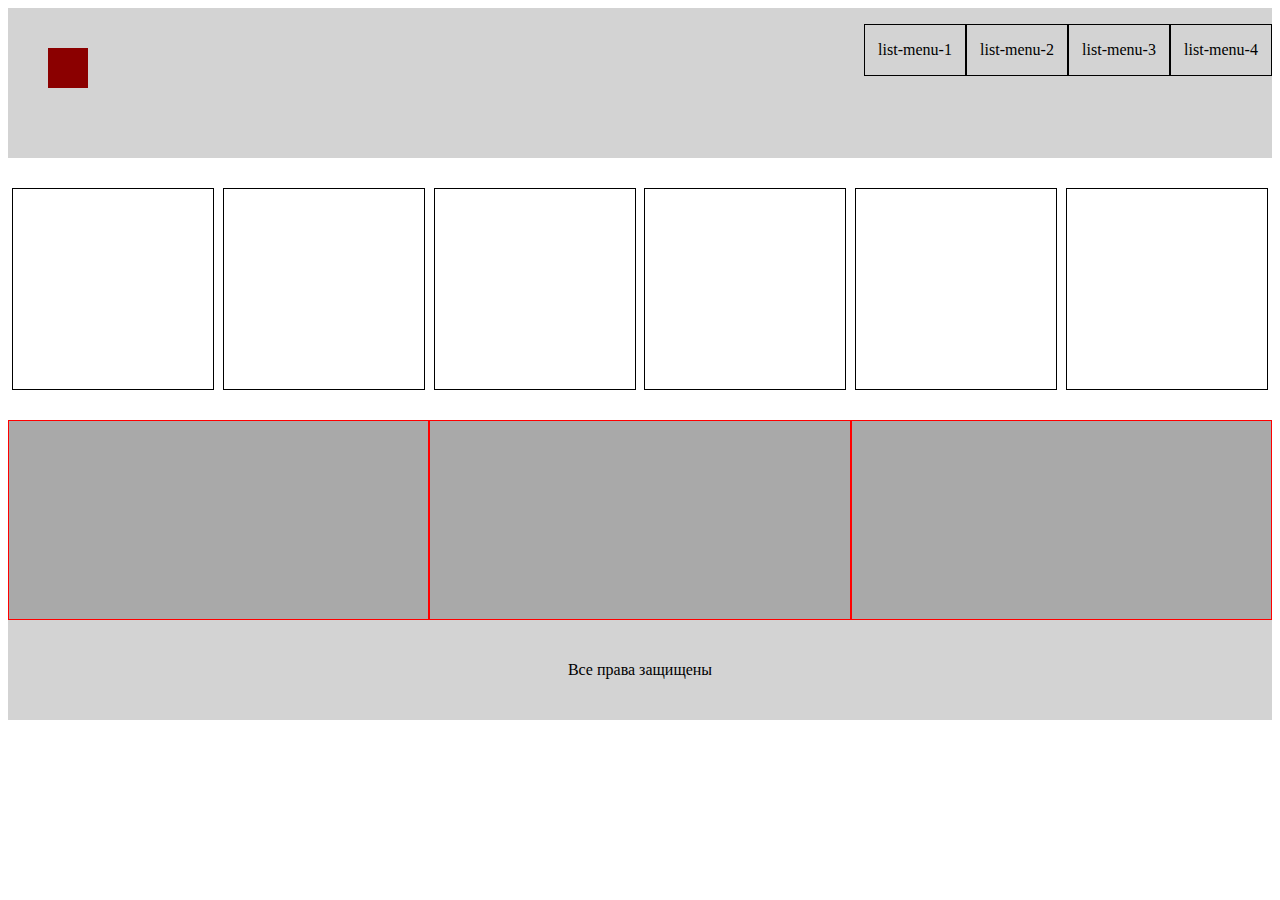
<file: 1/html/index.html>
<!DOCTYPE html>
<html lang="ru">

<head>
    <meta charset="UTF-8">
    <link rel="stylesheet" href="style.css">
    <title>Lesson-1</title>
</head>

<body>
    <div class="header">
        <div class="logo"></div>
        <ul class="menu">
            <li>list-menu-1</li>
            <li>list-menu-2</li>
            <li>list-menu-3</li>
            <li>list-menu-4</li>
        </ul>
    </div>
    <div class="content">
        <div class="item"></div>
        <div class="item"></div>
        <div class="item"></div>
        <div class="item"></div>
        <div class="item"></div>
        <div class="item"></div>
    </div>
    <div class="news">
        <div class="block"></div>
        <div class="block"></div>
        <div class="block"></div>
    </div>
    <div class="footer"> Все права защищены </div>
</body>

</html>
</file>
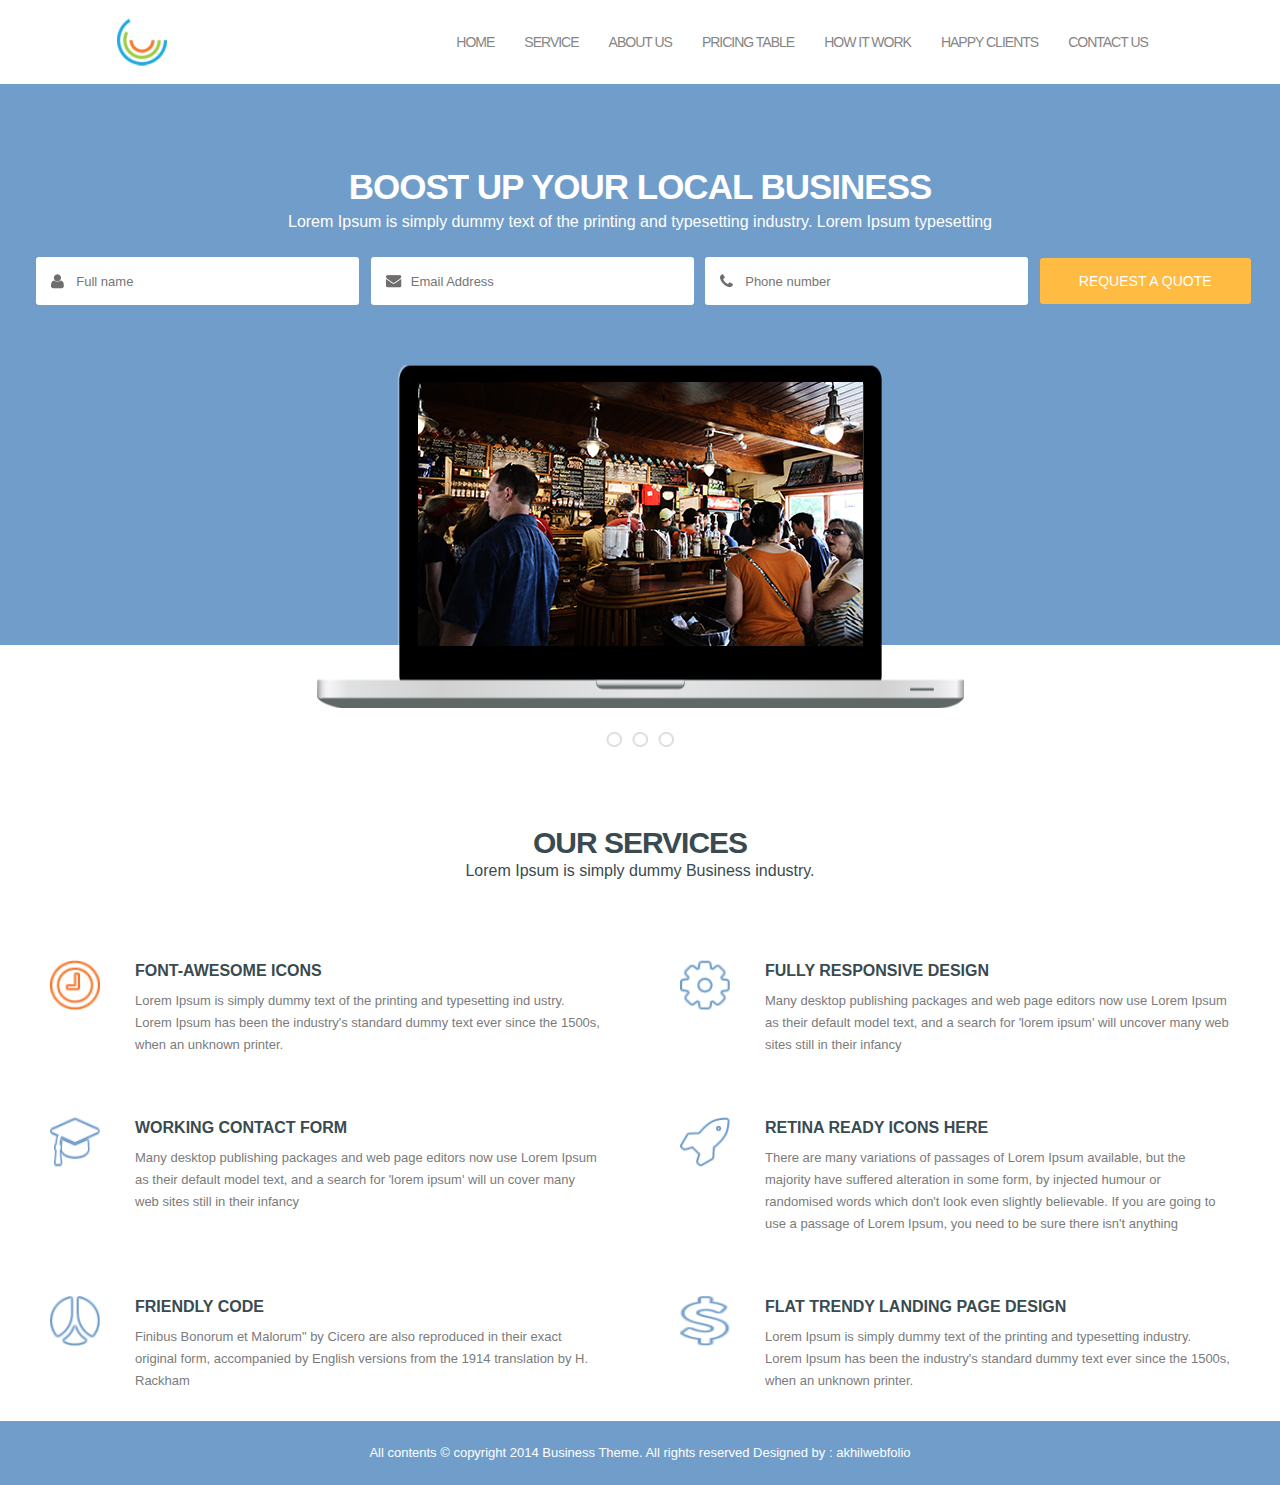
<file: 3/Template2_EK_03/index.html>
<!DOCTYPE html>
<html lang="en">

<head>
    <meta charset="UTF-8">
    <meta name="viewport" content="width=device-width, initial-scale=1.0">
    <meta http-equiv="X-UA-Compatible" content="ie=edge">
    <title>Document</title>
    <link rel="stylesheet" href="css/style.css">
</head>

<body>
    <header>
        <div class="logo"></div>
        <nav>
            <ul class="menu">
                <li><a href="#">Home</a></li>
                <li><a href="#">Service</a></li>
                <li><a href="#">About us</a></li>
                <li><a href="#">Pricing table</a></li>
                <li><a href="#">How it work</a></li>
                <li><a href="#">Happy clients</a></li>
                <li><a href="#">Contact us</a></li>
            </ul>
        </nav>
    </header>
    <section class="boost">
        <h1>Boost up your Local business</h1>
        <p>Lorem Ipsum is simply dummy text of the printing and typesetting industry. Lorem Ipsum typesetting</p>
        <div class="contacts">
            <form action="#">
                <input type="text" name="name" placeholder="Full name" required>
                <input type="email" name="email" placeholder="Email Address" required>
                <input type="tel" pattern="[0-9]+" name="phone" placeholder="Phone number">
                <input type="submit" value="Request a quote">
            </form>
        </div>
    </section>
    <div class="promo">
        <div class="pub"></div>
    </div>
    <div class="wheels">
        <div class="wheel"></div>
        <div class="wheel"></div>
        <div class="wheel"></div>
    </div>
    <section class="services">
        <h2>Our Services</h2>
        <p>Lorem Ipsum is simply dummy Business industry.</p>
        <article class="items">
            <figure>
                <p><img src="img/clock.png" alt="clock"></p>
                <figcaption>
                    <h3>Font-Awesome Icons</h3>
                    <p>Lorem Ipsum is simply dummy text of the printing and typesetting ind
                        ustry. Lorem Ipsum has been the industry's standard dummy text ever
                        since the 1500s, when an unknown printer.</p>
                </figcaption>
            </figure>
            <figure>
                <p><img src="img/shester.png" alt="shester"></p>
                <figcaption>
                    <h3>Fully Responsive Design</h3>
                    <p>Many desktop publishing packages and web page editors now use Lorem Ipsum as their default model
                        text, and a search for 'lorem ipsum' will uncover many web sites still in their infancy</p>
                </figcaption>
            </figure>
            <figure>
                <p><img src="img/capy.png" alt="capy"></p>
                <figcaption>
                    <h3>Working Contact form</h3>
                    <p>Many desktop publishing packages and web page editors now use Lorem Ipsum as their default model
                        text, and a search for 'lorem ipsum' will un
                        cover many web sites still in their infancy</p>
                </figcaption>
            </figure>
            <figure>
                <p><img src="img/rocket.png" alt="rocket"></p>
                <figcaption>
                    <h3>Retina Ready icons here</h3>
                    <p>There are many variations of passages of Lorem Ipsum available, but the majority have suffered
                        alteration in some form, by injected humour
                        or randomised words which don't look even slightly believable.
                        If you are going to use a passage of Lorem Ipsum, you need to be sure there isn't anything</p>
                </figcaption>
            </figure>
            <figure>
                <p><img src="img/mind.png" alt="mind"></p>
                <figcaption>
                    <h3>Friendly Code</h3>
                    <p>Finibus Bonorum et Malorum" by Cicero are also reproduced in their
                        exact original form, accompanied by English versions from the 1914 translation by H. Rackham</p>
                </figcaption>
            </figure>
            <figure>
                <p><img src="img/dollar.png" alt="dollar"></p>
                <figcaption>
                    <h3>Flat trendy landing page Design</h3>
                    <p>Lorem Ipsum is simply dummy text of the printing and typesetting industry. Lorem Ipsum has been
                        the industry's standard dummy text ever since
                        the 1500s, when an unknown printer.</p>
                </figcaption>
            </figure>
        </article>
    </section>
    <footer>All contents © copyright 2014 Business Theme. All rights reserved Designed by : akhilwebfolio</footer>
</body>

</html>
</file>
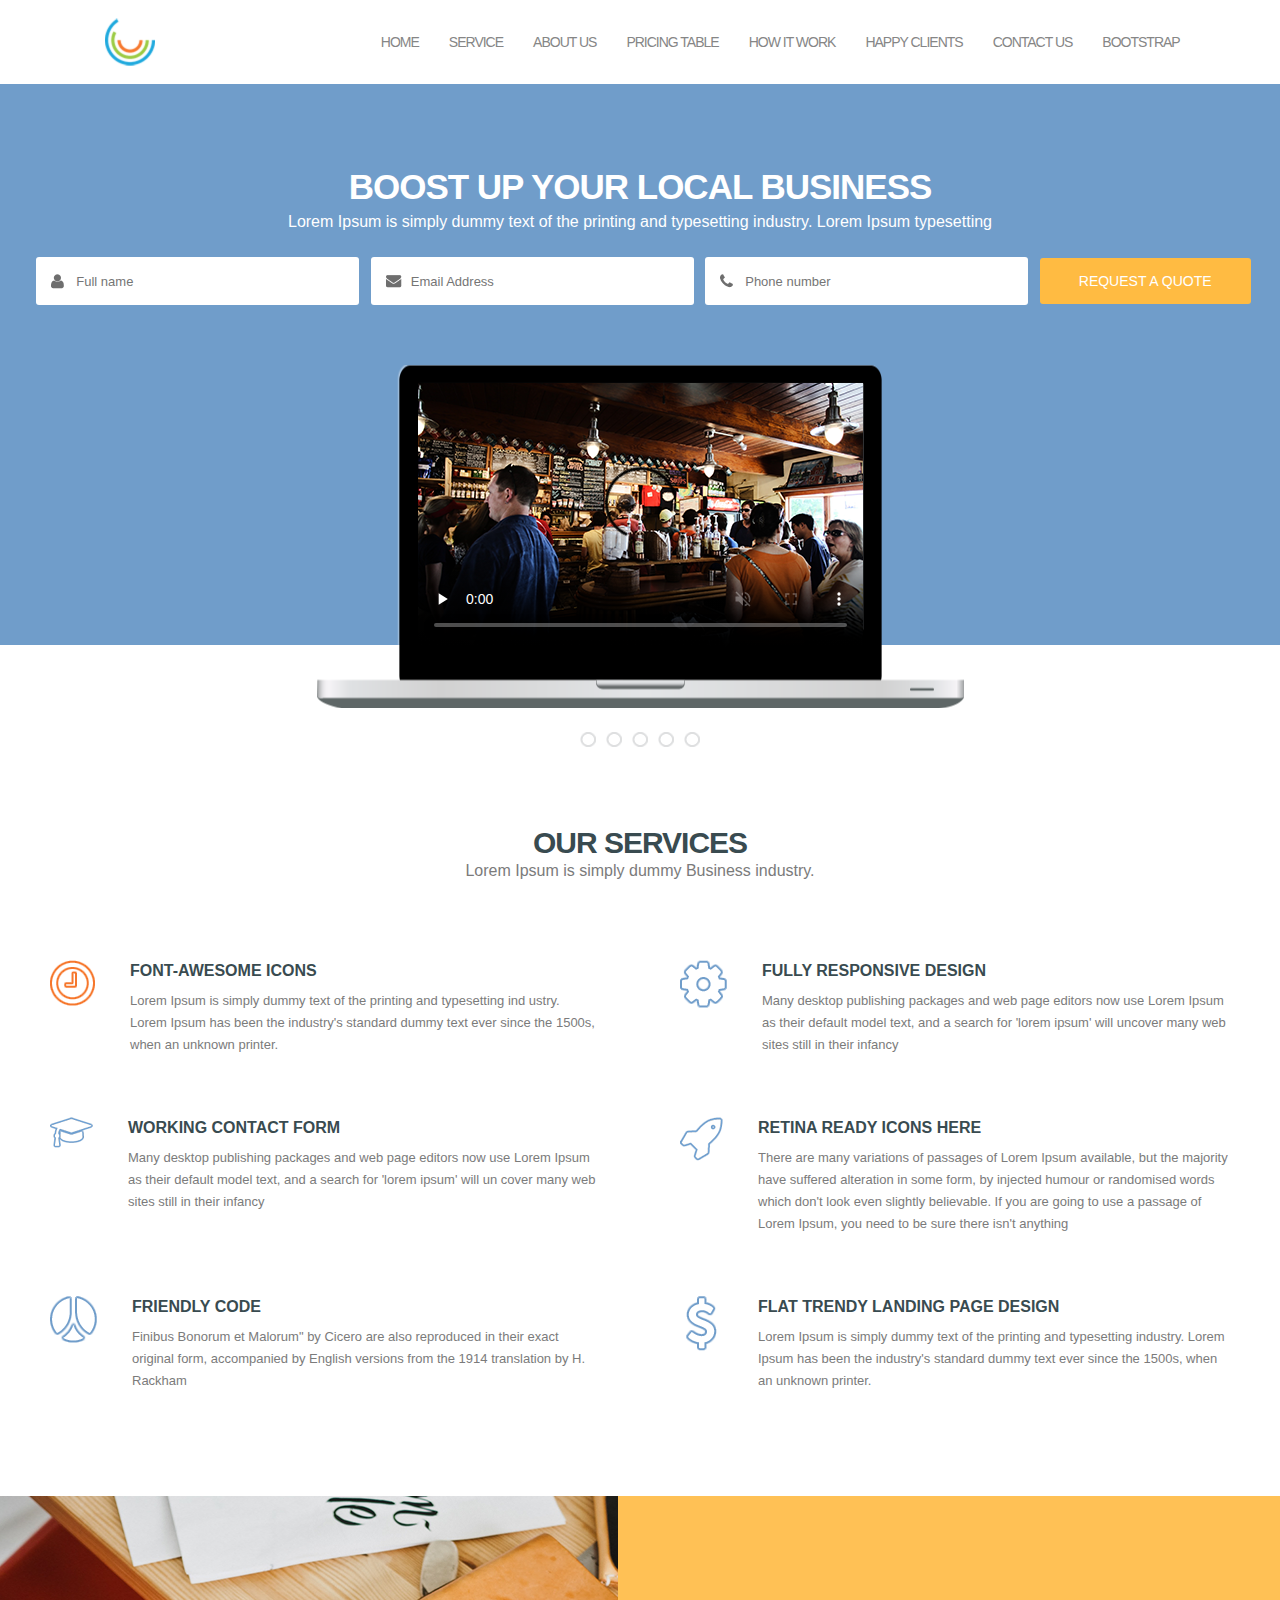
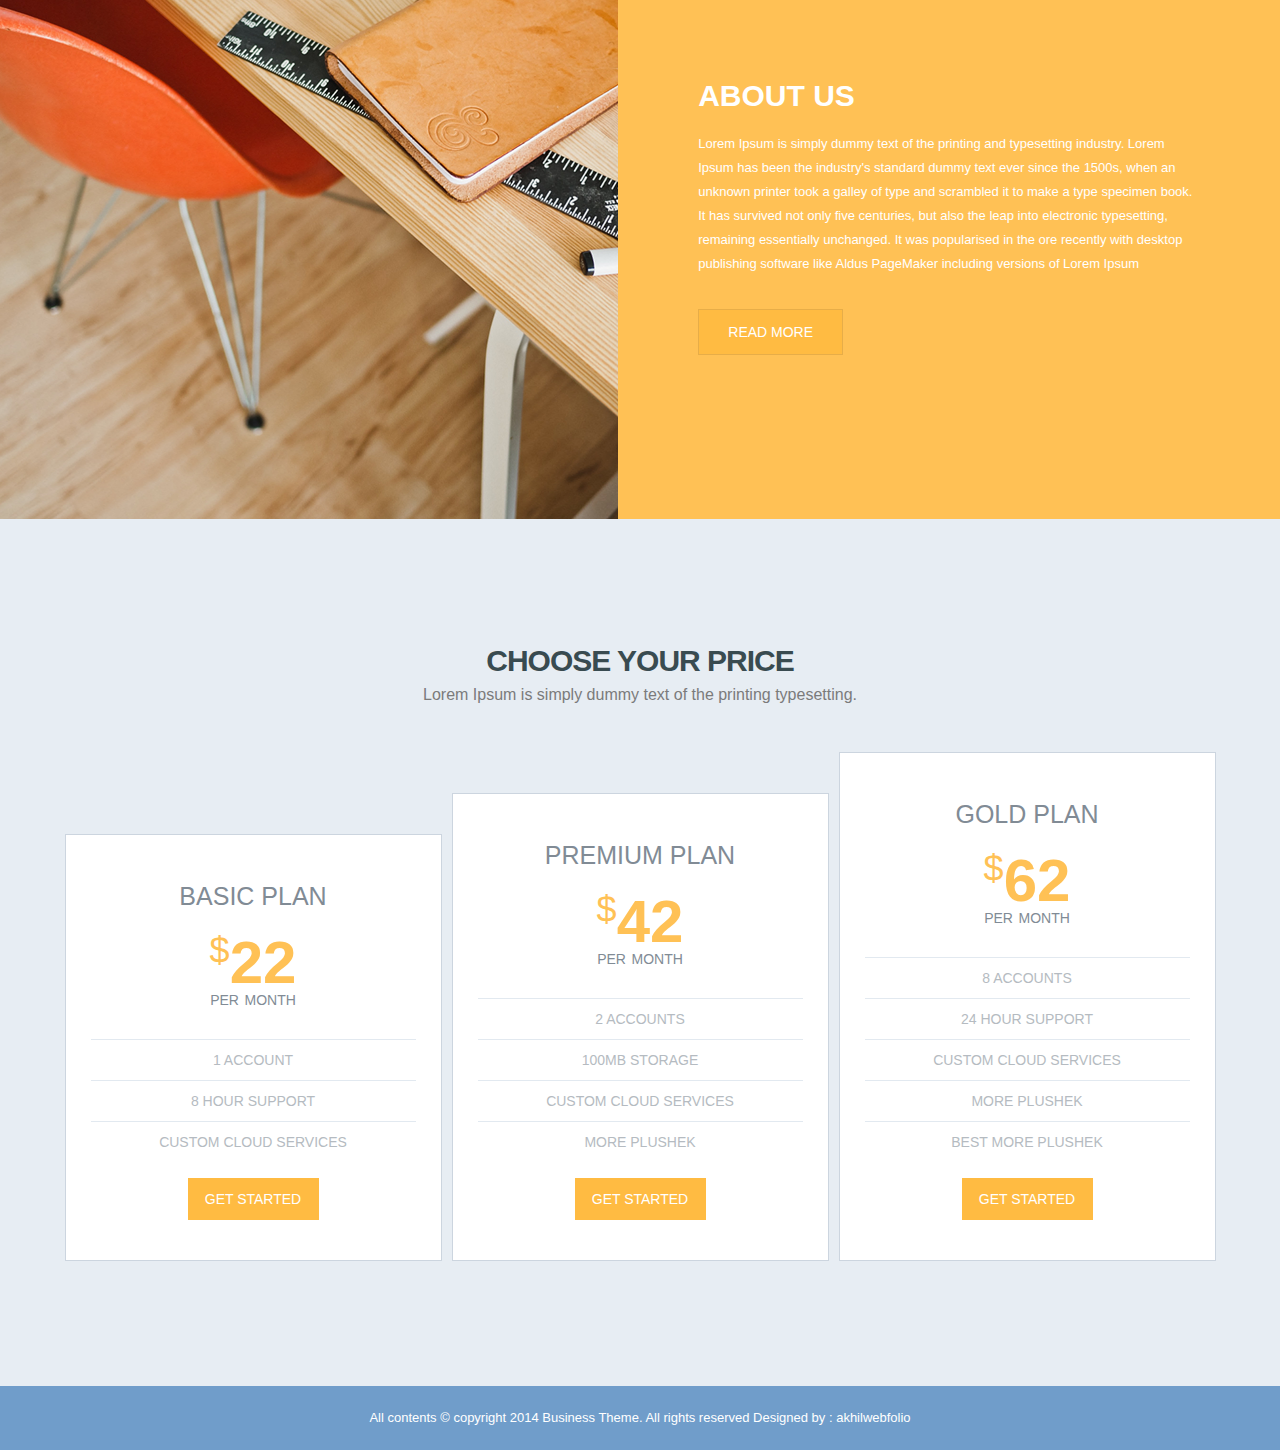
<file: 4/Template2_EK_04/index.html>
<!DOCTYPE html>
<html lang="en">

<head>
    <meta charset="UTF-8">
    <meta name="viewport" content="width=device-width, initial-scale=1.0">
    <meta http-equiv="X-UA-Compatible" content="ie=edge">
    <title>Document</title>
    <link rel="stylesheet" href="css/style.css">
</head>

<body>
    <header>
        <!-- <div class="logo"></div> -->
        <a class="logo" href="#"></a>
        <nav>
            <ul class="menu">
                <li><a href="#">Home</a></li>
                <li><a href="#">Service</a></li>
                <li><a href="#">About us</a></li>
                <li><a href="#">Pricing table</a></li>
                <li><a href="#">How it work</a></li>
                <li><a href="#">Happy clients</a></li>
                <li><a href="#">Contact us</a></li>
                <li><a href="index-b.html">Bootstrap</a></li>
            </ul>
        </nav>
    </header>
    <section class="boost">
        <h1>Boost up your Local business</h1>
        <p>Lorem Ipsum is simply dummy text of the printing and typesetting industry. Lorem Ipsum typesetting</p>
        <div class="contacts">
            <form action="#">
                <input type="text" name="name" placeholder="Full name" required>
                <input type="email" name="email" placeholder="Email Address" required>
                <input type="tel" pattern="[0-9]+" name="phone" placeholder="Phone number">
                <input type="submit" value="Request a quote">
            </form>
        </div>
    </section>
    <div class="promo">
        <div class="pub">
            <video controls poster="img/pub.png" preload="none" muted>
                <source src="http://www.html5videoplayer.net/videos/toystory.mp4" type=video/mp4> <!-- <source
                    src="media/video.mp4" type=video/mp4> -->
                <!-- <source src="media/video.ogg" type=video/ogg> -->
                <!-- <source src="media/video.webm" type=video/webm> -->
                Video is not supported!    
            </video>
        </div>
    </div>
    <div class="wheels">
        <div class="wheel"></div>
        <div class="wheel"></div>
        <div class="wheel"></div>
        <div class="wheel"></div>
        <div class="wheel"></div>
    </div>
    <section class="services">
        <h2>Our Services</h2>
        <p>Lorem Ipsum is simply dummy Business industry.</p>
        <article class="items">
            <figure>
                <p><img src="img/clock.png" alt="clock"></p>
                <figcaption>
                    <h3>Font-Awesome Icons</h3>
                    <p>Lorem Ipsum is simply dummy text of the printing and typesetting ind
                        ustry. Lorem Ipsum has been the industry's standard dummy text ever
                        since the 1500s, when an unknown printer.</p>
                </figcaption>
            </figure>
            <figure>
                <p><img src="img/shester.png" alt="shester"></p>
                <figcaption>
                    <h3>Fully Responsive Design</h3>
                    <p>Many desktop publishing packages and web page editors now use Lorem Ipsum as their default model
                        text, and a search for 'lorem ipsum' will uncover many web sites still in their infancy</p>
                </figcaption>
            </figure>
            <figure>
                <p><img src="img/capy.png" alt="capy"></p>
                <figcaption>
                    <h3>Working Contact form</h3>
                    <p>Many desktop publishing packages and web page editors now use Lorem Ipsum as their default model
                        text, and a search for 'lorem ipsum' will un
                        cover many web sites still in their infancy</p>
                </figcaption>
            </figure>
            <figure>
                <p><img src="img/rocket.png" alt="rocket"></p>
                <figcaption>
                    <h3>Retina Ready icons here</h3>
                    <p>There are many variations of passages of Lorem Ipsum available, but the majority have suffered
                        alteration in some form, by injected humour
                        or randomised words which don't look even slightly believable.
                        If you are going to use a passage of Lorem Ipsum, you need to be sure there isn't anything</p>
                </figcaption>
            </figure>
            <figure>
                <p><img src="img/mind.png" alt="mind"></p>
                <figcaption>
                    <h3>Friendly Code</h3>
                    <p>Finibus Bonorum et Malorum" by Cicero are also reproduced in their
                        exact original form, accompanied by English versions from the 1914 translation by H. Rackham</p>
                </figcaption>
            </figure>
            <figure>
                <p><img src="img/dollar.png" alt="dollar"></p>
                <figcaption>
                    <h3>Flat trendy landing page Design</h3>
                    <p>Lorem Ipsum is simply dummy text of the printing and typesetting industry. Lorem Ipsum has been
                        the industry's standard dummy text ever since
                        the 1500s, when an unknown printer.</p>
                </figcaption>
            </figure>
        </article>
    </section>
    <section class="about">
        <div class="img"></div>
        <div class="text">
            <h2>About Us</h2>
            <p>Lorem Ipsum is simply dummy text of the printing and typesetting industry. Lorem Ipsum has been the
                industry's standard dummy text ever since the 1500s, when an unknown printer took a galley of type and
                scrambled it to make a type specimen book. It has survived not only five centuries, but also the leap
                into electronic typesetting, remaining essentially unchanged. It was popularised in the ore recently
                with desktop publishing software like Aldus PageMaker including versions of Lorem Ipsum</p>
            <input value="Read more" type="button" />
        </div>
    </section>
    <section class="price">
        <h2>Choose your price</h2>
        <p>Lorem Ipsum is simply dummy text of the printing typesetting.</p>
        <div class="items">
            <article class="item">
                <h3>Basic plan</h3>
                <span class="dollar">$</span><span>22</span>
                <p>per month</p>
                <ul>
                    <li>1 Account</li>
                    <li>8 hour support</li>
                    <li>Custom Cloud Services</li>
                </ul>
                <input value="Get Started" type="button" />
            </article>
            <article class="item">
                <h3>Premium plan</h3>
                <span class="dollar">$</span><span>42</span>
                <p>per month</p>
                <ul>
                    <li>2 Accounts</li>
                    <li>100MB Storage</li>
                    <li>Custom Cloud Services</li>
                    <li>More plushek</li>
                </ul>
                <input value="Get Started" type="button" />
            </article>
            <article class="item">
                <h3>Gold plan</h3>
                <span class="dollar">$</span><span>62</span>
                <p>per month</p>
                <ul>
                    <li>8 Accounts</li>
                    <li>24 hour support</li>
                    <li>Custom Cloud Services</li>
                    <li>More plushek</li>
                    <li>Best more plushek</li>
                </ul>
                <input value="Get Started" type="button" />
            </article>
        </div>
    </section>
    <footer>All contents © copyright 2014 Business Theme. All rights reserved Designed by : akhilwebfolio</footer>
</body>

</html>
</file>
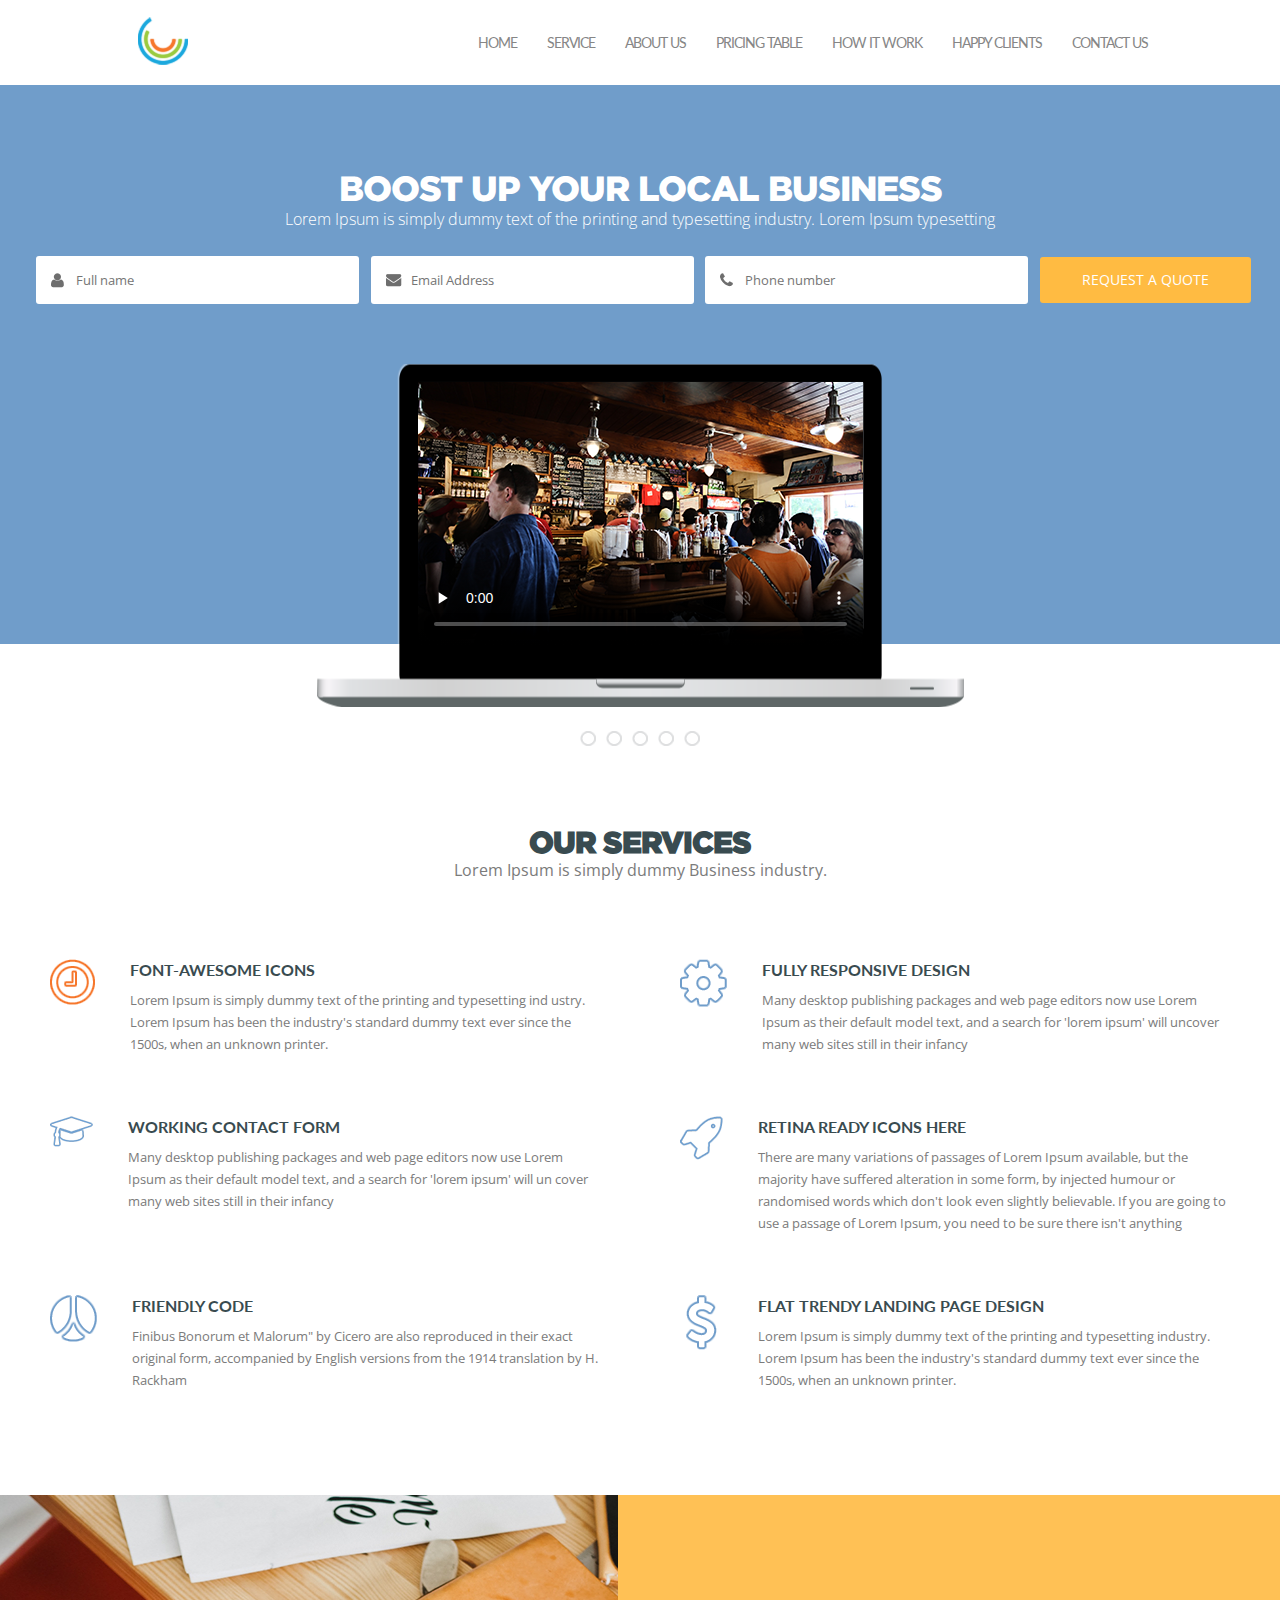
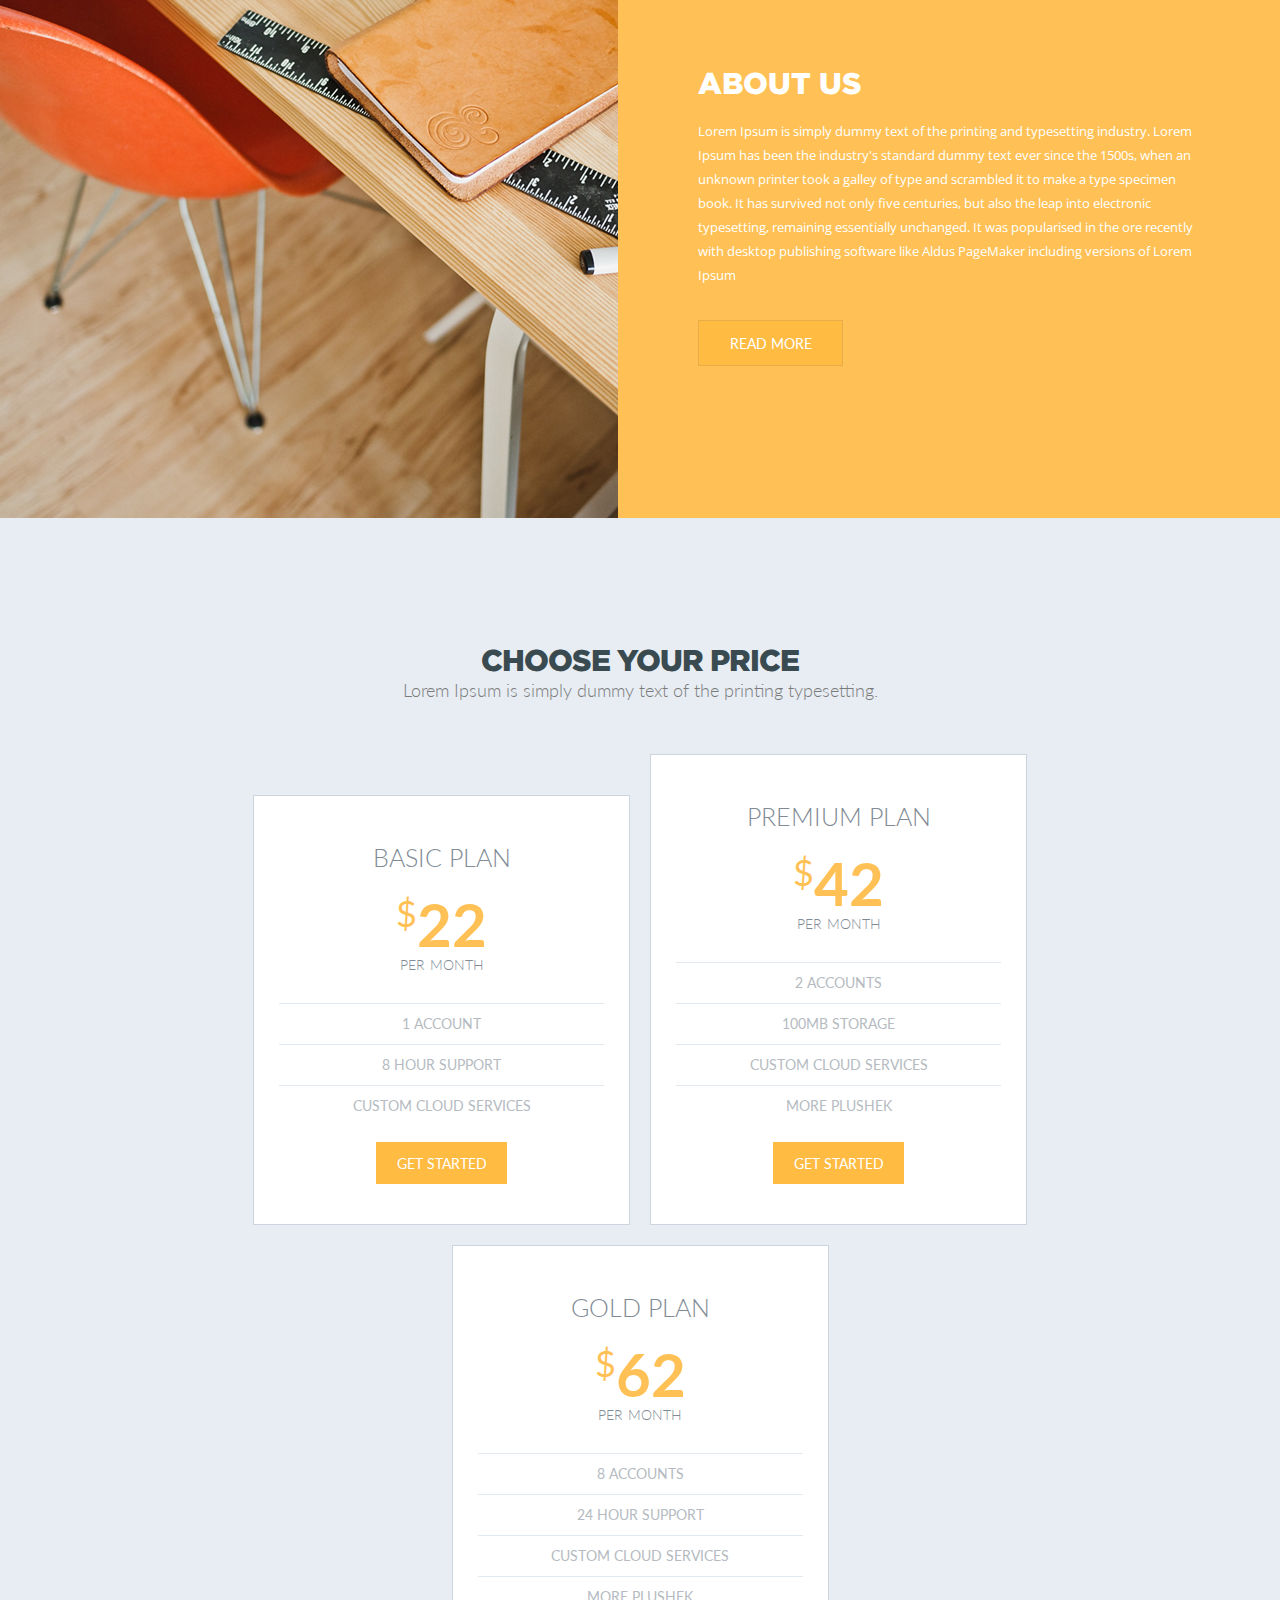
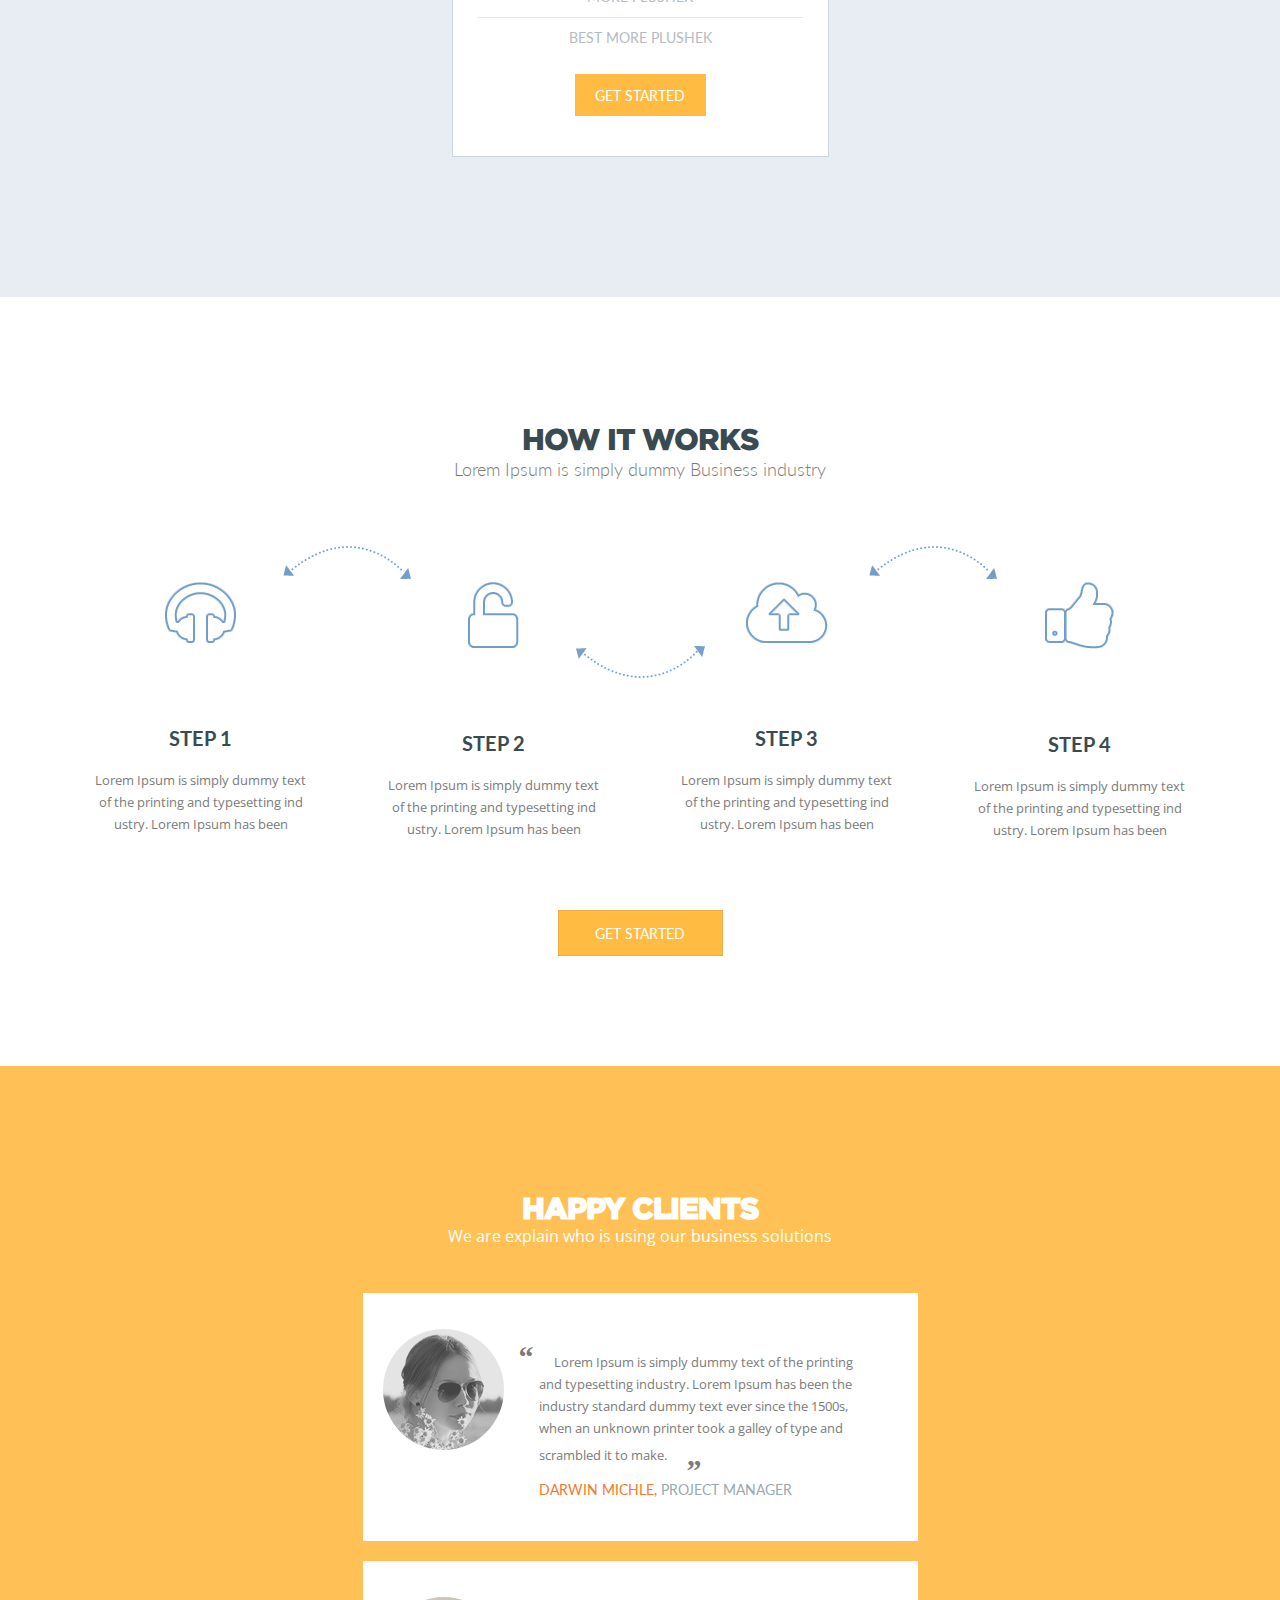
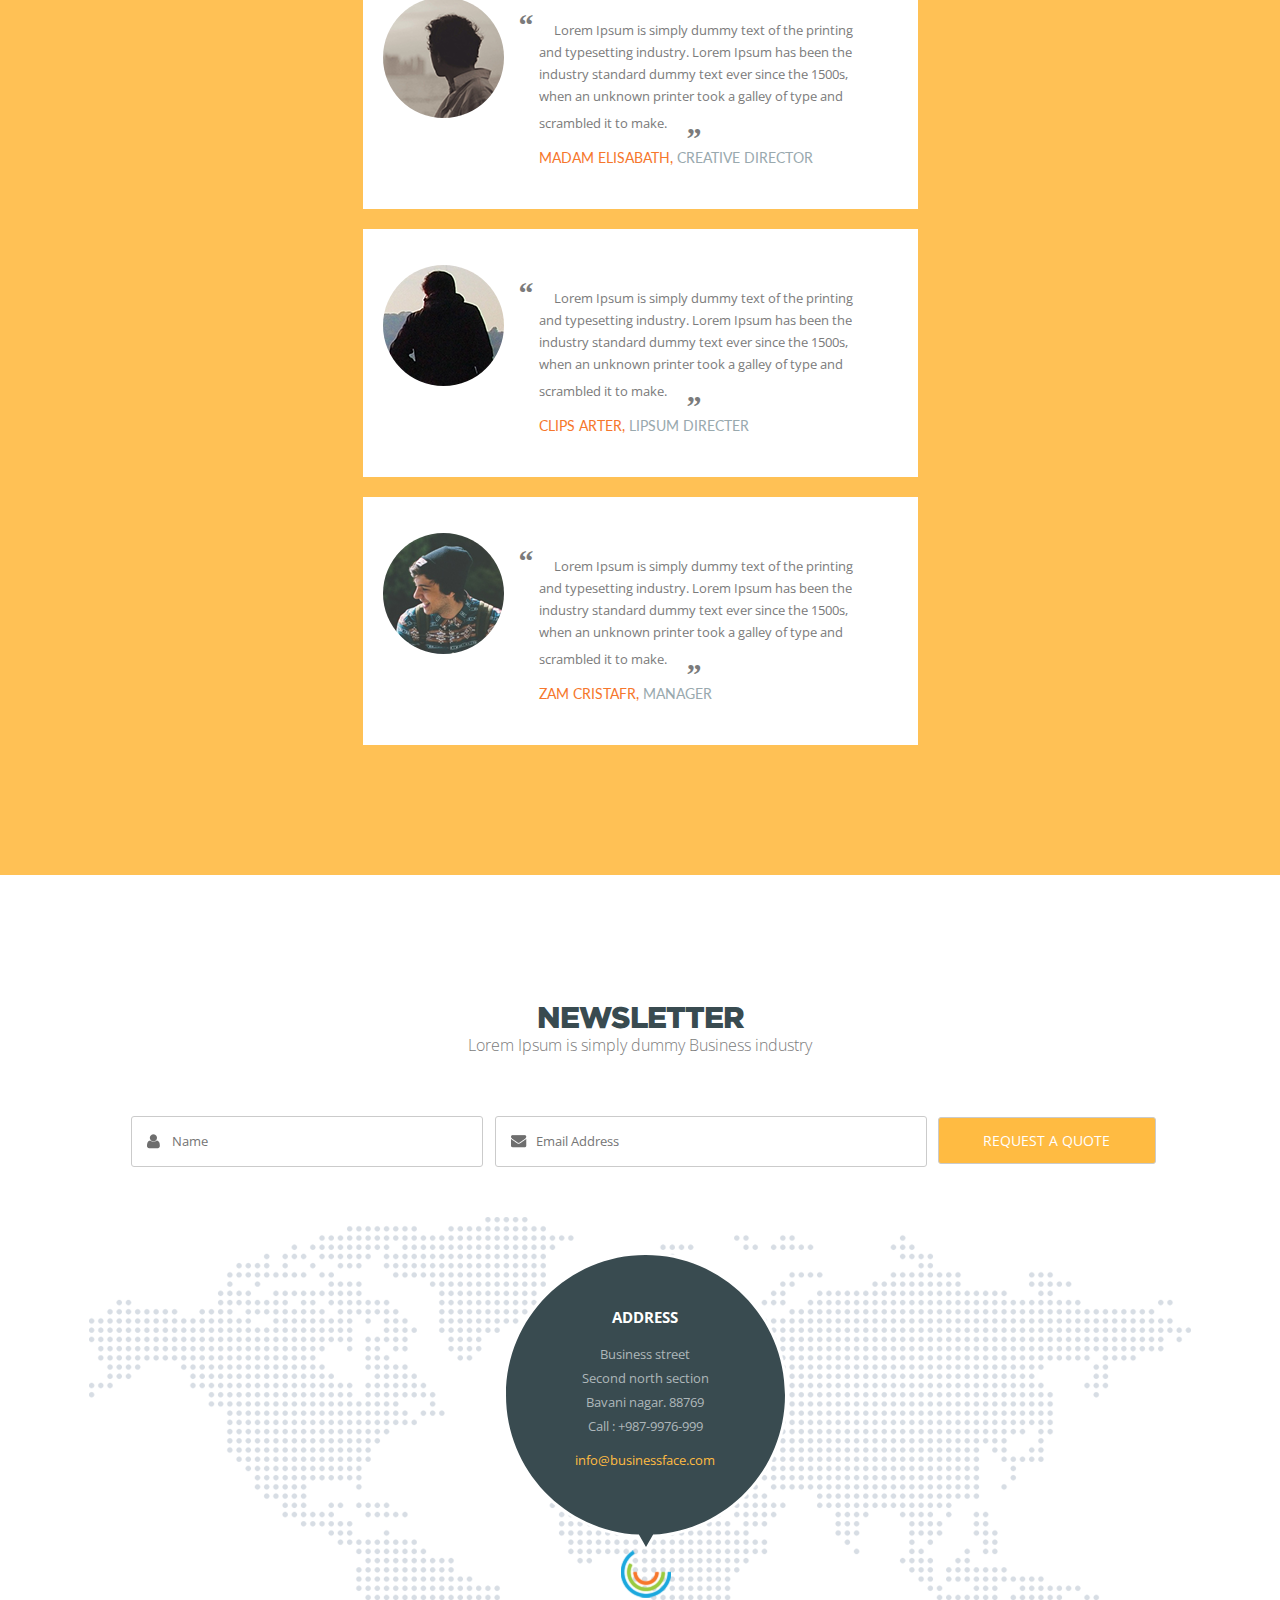
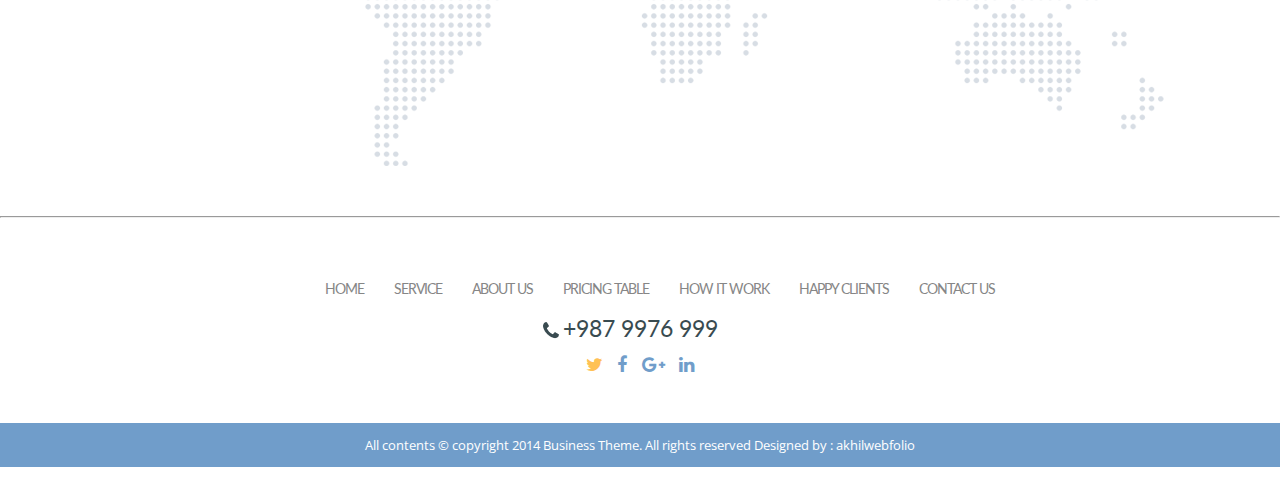
<file: 5/Template2_EK_05/index.html>
<!DOCTYPE html>
<html lang="en">

<head>
    <meta charset="UTF-8">
    <meta name="viewport" content="width=device-width, initial-scale=1.0">
    <meta http-equiv="X-UA-Compatible" content="ie=edge">
    <title>Document</title>
    <link rel="stylesheet" href="css/style.css">
</head>

<body>
    <header>
        <a href="#"><img class="logo" src="img/logo.png" alt="point"></a>
        <nav>
            <ul class="menu">
                <li><a href="#">Home</a></li>
                <li><a href="#">Service</a></li>
                <li><a href="#">About us</a></li>
                <li><a href="#">Pricing table</a></li>
                <li><a href="#">How it work</a></li>
                <li><a href="#">Happy clients</a></li>
                <li><a href="#">Contact us</a></li>
            </ul>
        </nav>
    </header>
    <section class="boost">
        <h1>Boost up your Local business</h1>
        <p>Lorem Ipsum is simply dummy text of the printing and typesetting industry. Lorem Ipsum typesetting</p>
        <div class="contacts">
            <form action="#">
                <input type="text" name="name" placeholder="Full name" required>
                <input type="email" name="email" placeholder="Email Address" required>
                <input type="tel" pattern="[0-9]+" name="phone" placeholder="Phone number">
                <input type="submit" value="Request a quote">
            </form>
        </div>
    </section>
    <div class="promo">
        <div class="pub">
            <video controls poster="img/pub.png" preload="none" muted>
                <source src="http://www.html5videoplayer.net/videos/toystory.mp4" type=video/mp4> <!-- <source
                    src="media/video.mp4" type=video/mp4> -->
                <!-- <source src="media/video.ogg" type=video/ogg> -->
                <!-- <source src="media/video.webm" type=video/webm> -->
                Video is not supported!
            </video>
        </div>
    </div>
    <div class="wheels">
        <div class="wheel"></div>
        <div class="wheel"></div>
        <div class="wheel"></div>
        <div class="wheel"></div>
        <div class="wheel"></div>
    </div>
    <section class="services">
        <h2>Our Services</h2>
        <p>Lorem Ipsum is simply dummy Business industry.</p>
        <article class="items">
            <figure>
                <p><img src="img/clock.png" alt="clock"></p>
                <figcaption>
                    <h3>Font-Awesome Icons</h3>
                    <p>Lorem Ipsum is simply dummy text of the printing and typesetting ind
                        ustry. Lorem Ipsum has been the industry's standard dummy text ever
                        since the 1500s, when an unknown printer.</p>
                </figcaption>
            </figure>
            <figure>
                <p><img src="img/shester.png" alt="shester"></p>
                <figcaption>
                    <h3>Fully Responsive Design</h3>
                    <p>Many desktop publishing packages and web page editors now use Lorem Ipsum as their default model
                        text, and a search for 'lorem ipsum' will uncover many web sites still in their infancy</p>
                </figcaption>
            </figure>
            <figure>
                <p><img src="img/capy.png" alt="capy"></p>
                <figcaption>
                    <h3>Working Contact form</h3>
                    <p>Many desktop publishing packages and web page editors now use Lorem Ipsum as their default model
                        text, and a search for 'lorem ipsum' will un
                        cover many web sites still in their infancy</p>
                </figcaption>
            </figure>
            <figure>
                <p><img src="img/rocket.png" alt="rocket"></p>
                <figcaption>
                    <h3>Retina Ready icons here</h3>
                    <p>There are many variations of passages of Lorem Ipsum available, but the majority have suffered
                        alteration in some form, by injected humour
                        or randomised words which don't look even slightly believable.
                        If you are going to use a passage of Lorem Ipsum, you need to be sure there isn't anything</p>
                </figcaption>
            </figure>
            <figure>
                <p><img src="img/mind.png" alt="mind"></p>
                <figcaption>
                    <h3>Friendly Code</h3>
                    <p>Finibus Bonorum et Malorum" by Cicero are also reproduced in their
                        exact original form, accompanied by English versions from the 1914 translation by H. Rackham</p>
                </figcaption>
            </figure>
            <figure>
                <p><img src="img/dollar.png" alt="dollar"></p>
                <figcaption>
                    <h3>Flat trendy landing page Design</h3>
                    <p>Lorem Ipsum is simply dummy text of the printing and typesetting industry. Lorem Ipsum has been
                        the industry's standard dummy text ever since
                        the 1500s, when an unknown printer.</p>
                </figcaption>
            </figure>
        </article>
    </section>
    <section class="about">
        <div class="img"></div>
        <div class="text">
            <h2>About Us</h2>
            <p>Lorem Ipsum is simply dummy text of the printing and typesetting industry. Lorem Ipsum has been the
                industry's standard dummy text ever since the 1500s, when an unknown printer took a galley of type and
                scrambled it to make a type specimen book. It has survived not only five centuries, but also the leap
                into electronic typesetting, remaining essentially unchanged. It was popularised in the ore recently
                with desktop publishing software like Aldus PageMaker including versions of Lorem Ipsum</p>
            <input value="Read more" type="button" />
        </div>
    </section>
    <section class="price">
        <h2>Choose your price</h2>
        <p>Lorem Ipsum is simply dummy text of the printing typesetting.</p>
        <div class="items">
            <article class="item">
                <h3>Basic plan</h3>
                <span class="dollar">$</span><span>22</span>
                <p>per month</p>
                <ul>
                    <li>1 Account</li>
                    <li>8 hour support</li>
                    <li>Custom Cloud Services</li>
                </ul>
                <input value="Get Started" type="button" />
            </article>
            <article class="item">
                <h3>Premium plan</h3>
                <span class="dollar">$</span><span>42</span>
                <p>per month</p>
                <ul>
                    <li>2 Accounts</li>
                    <li>100MB Storage</li>
                    <li>Custom Cloud Services</li>
                    <li>More plushek</li>
                </ul>
                <input value="Get Started" type="button" />
            </article>
            <article class="item">
                <h3>Gold plan</h3>
                <span class="dollar">$</span><span>62</span>
                <p>per month</p>
                <ul>
                    <li>8 Accounts</li>
                    <li>24 hour support</li>
                    <li>Custom Cloud Services</li>
                    <li>More plushek</li>
                    <li>Best more plushek</li>
                </ul>
                <input value="Get Started" type="button" />
            </article>
        </div>
    </section>
    <section class="works">
        <h2>How it works</h2>
        <p>Lorem Ipsum is simply dummy Business industry</p>
        <article class="steps">
            <figure>
                <p><img src="img/step1.png" alt="step1"></p>
                <figcaption>
                    <h3>Step 1</h3>
                    <p>Lorem Ipsum is simply dummy text of the printing and typesetting ind
                        ustry. Lorem Ipsum has been</p>
                </figcaption>
            </figure>
            <p><img class="arrows" src="img/arrow-up.png" alt="up"></p>
            <figure>
                <p><img src="img/step2.png" alt="step2"></p>
                <figcaption>
                    <h3>Step 2</h3>
                    <p>Lorem Ipsum is simply dummy text of the printing and typesetting ind
                        ustry. Lorem Ipsum has been</p>
                </figcaption>
            </figure>
            <p><img class="arrows down" src="img/arrow-down.png" alt="down"></p>
            <figure>
                <p><img src="img/step3.png" alt="step3"></p>
                <figcaption>
                    <h3>Step 3</h3>
                    <p>Lorem Ipsum is simply dummy text of the printing and typesetting ind
                        ustry. Lorem Ipsum has been</p>
                </figcaption>
            </figure>
            <p><img class="arrows" src="img/arrow-up.png" alt="up"></p>
            <figure>
                <p><img src="img/step4.png" alt="step4"></p>
                <figcaption>
                    <h3>Step 4</h3>
                    <p>Lorem Ipsum is simply dummy text of the printing and typesetting ind
                        ustry. Lorem Ipsum has been</p>
                </figcaption>
            </figure>
        </article>
        <input value="Get Started" type="button" />
    </section>
    <section class="clients">
        <h2>Happy Clients</h2>
        <p>We are explain who is using our business solutions</p>
        <div class="comments">
            <article>
                <figure>
                    <p><img src="img/client1.png" alt="client1"></p>
                    <figcaption>
                        <p>Lorem Ipsum is simply dummy text of the printing and typesetting industry. Lorem Ipsum has
                            been the industry standard dummy text ever since the 1500s, when an unknown printer took a
                            galley of type and scrambled it to make.</p>
                        <span class="name">Darwin Michle, </span>
                        <span class="position">Project manager</span>
                    </figcaption>
                </figure>
            </article>
            <article>
                <figure>
                    <p><img src="img/client2.png" alt="client2"></p>
                    <figcaption>
                        <p>Lorem Ipsum is simply dummy text of the printing and typesetting industry. Lorem Ipsum has
                            been the industry standard dummy text ever since the 1500s, when an unknown printer took a
                            galley of type and scrambled it to make.</p>
                        <span class="name">Madam Elisabath, </span>
                        <span class="position">Creative Director</span>
                    </figcaption>
                </figure>
            </article>
            <article>
                <figure>
                    <p><img src="img/client3.png" alt="client3"></p>
                    <figcaption>
                        <p>Lorem Ipsum is simply dummy text of the printing and typesetting industry. Lorem Ipsum has
                            been the industry standard dummy text ever since the 1500s, when an unknown printer took a
                            galley of type and scrambled it to make.</p>
                        <span class="name">Clips arter, </span>
                        <span class="position">Lipsum directer</span>
                    </figcaption>
                </figure>
            </article>
            <article>
                <figure>
                    <p><img src="img/client4.png" alt="client4"></p>
                    <figcaption>
                        <p>Lorem Ipsum is simply dummy text of the printing and typesetting industry. Lorem Ipsum has
                            been the industry standard dummy text ever since the 1500s, when an unknown printer took a
                            galley of type and scrambled it to make.</p>
                        <span class="name">zam cristafr, </span>
                        <span class="position">manager</span>
                    </figcaption>
                </figure>
            </article>
        </div>
    </section>
    <section class="newsletter">
        <h2>newsletter</h2>
        <p>Lorem Ipsum is simply dummy Business industry</p>
        <div class="subscribe">
            <form action="#">
                <input type="text" name="name" placeholder="Name" required>
                <input type="email" name="email" placeholder="Email Address" required>
                <input type="submit" value="Request a quote">
            </form>
        </div>
        <div class="map">
            <div class="point">
                <a href="#"><img class="logo" src="img/logo.png" alt="point"></a>
            </div>
            <div class="address">
                <h3>Address</h3>
                <p>Business street<br>Second north section<br>Bavani nagar. 88769<br>Call : +987-9976-999</p>
                <a href="mailto:info@businessface.com">info@businessface.com</a>
            </div>
        </div>
    </section>
    <hr>
    <footer>
        <nav>
            <ul class="menu">
                <li><a href="#">Home</a></li>
                <li><a href="#">Service</a></li>
                <li><a href="#">About us</a></li>
                <li><a href="#">Pricing table</a></li>
                <li><a href="#">How it work</a></li>
                <li><a href="#">Happy clients</a></li>
                <li><a href="#">Contact us</a></li>
            </ul>
        </nav>
        <p class="phone">+987 9976 999</p>
        <div class="social">
            <a href="#"><i class="fa fa-twitter" aria-hidden="true"></i></a>
            <a href="#"><i class="fa fa-facebook" aria-hidden="true"></i></a>
            <a href="#"><i class="fa fa-google-plus" aria-hidden="true"></i></a>
            <a href="#"><i class="fa fa-linkedin" aria-hidden="true"></i></a>
        </div>
        <p class="copy">All contents © copyright 2014 Business Theme. All rights reserved Designed by : akhilwebfolio
        </p>
    </footer>
</body>

</html>
</file>
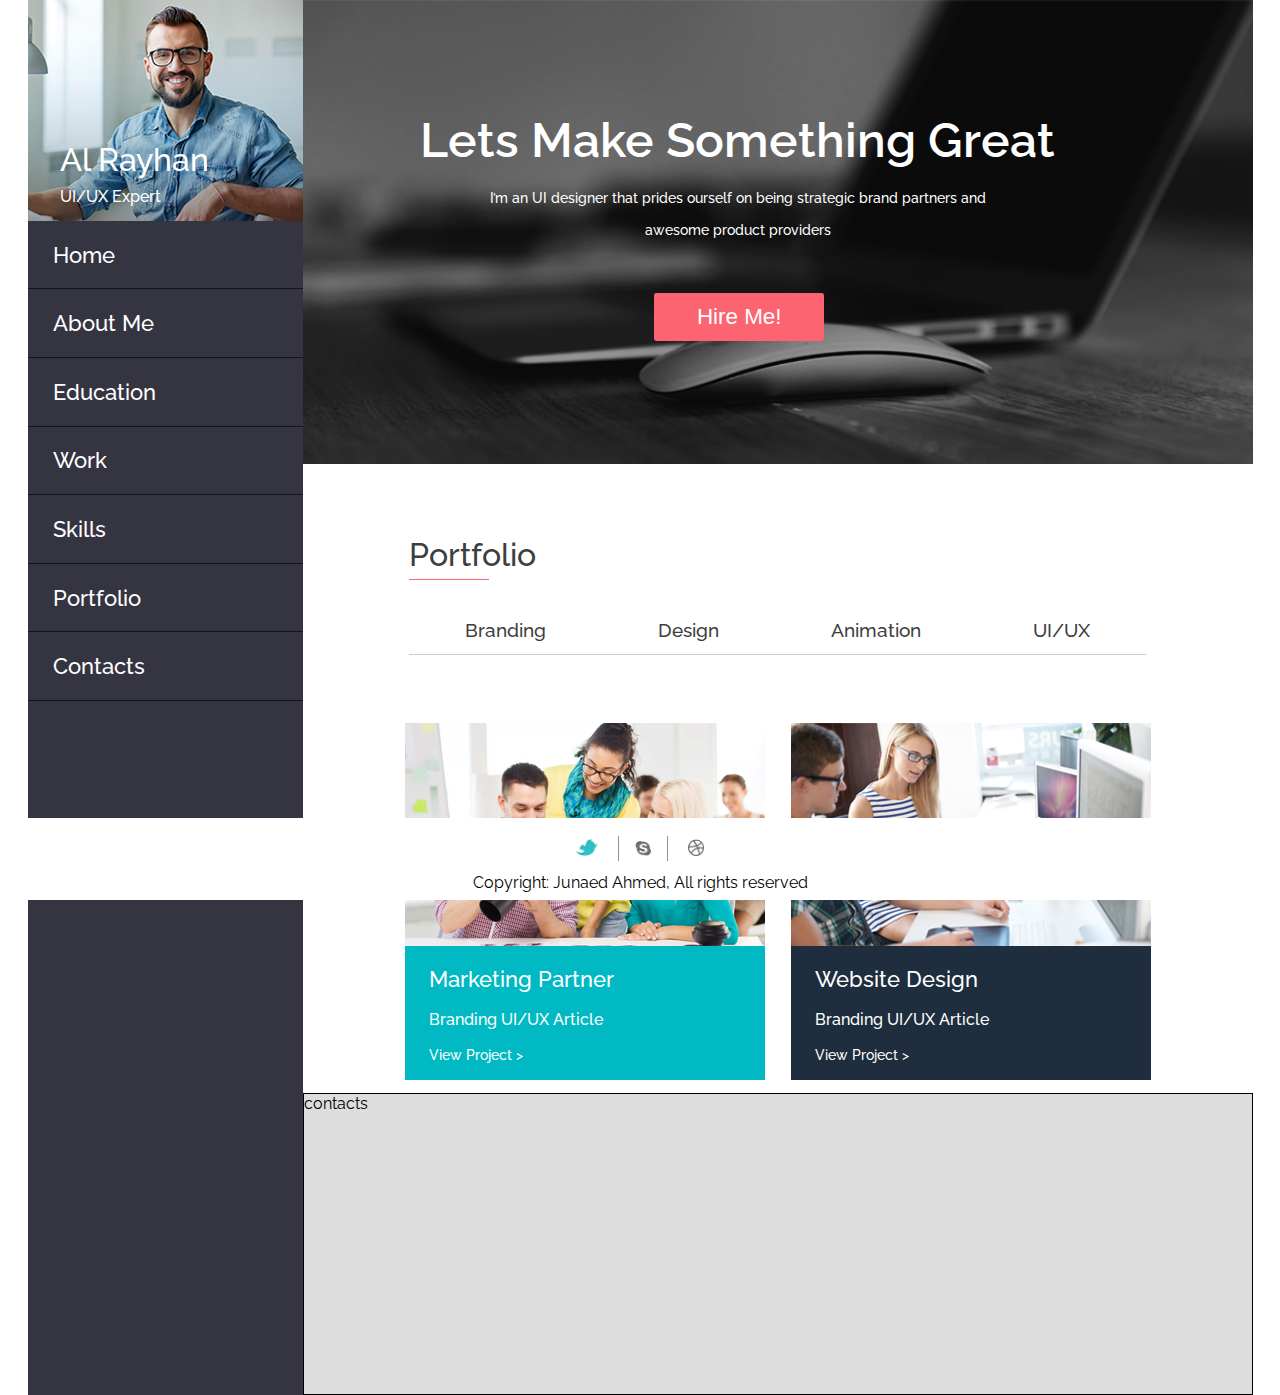
<file: 6/Template3_EK_06/index.html>
<!DOCTYPE html>
<html lang="en">

<head>
    <meta charset="UTF-8">
    <meta name="viewport" content="width=device-width, initial-scale=1.0">
    <meta http-equiv="X-UA-Compatible" content="ie=edge">
    <title>Document</title>
    <link rel="stylesheet" href="css/style.css">
</head>

<body>
    <div class="container">
        <header>
            <div class="photo">
                <div class="text">
                    <h2>Al Rayhan</h2>
                    <p>UI/UX Expert</p>
                </div>
            </div>
            <nav>
                <ul>
                    <li><a href="#">Home</a></li>
                    <li><a href="#">About Me</a></li>
                    <li><a href="#">Education</a></li>
                    <li><a href="#">Work</a></li>
                    <li><a href="#">Skills</a></li>
                    <li><a href="#">Portfolio</a></li>
                    <li><a href="#">Contacts</a></li>
                </ul>
            </nav>
        </header>
        <main>
            <div class="banner">
                <div class="text">
                    <h1>Lets Make Something Great</h1>
                    <p>I’m an UI designer that prides ourself on being strategic brand partners and<br>awesome
                        product providers</p>
                </div>
                <input value="Hire Me!" type="button" />
            </div>
            <section class="portfolio">
                <div class="port_header">
                    <h2>Portfolio</h2>
                    <nav>
                        <ul>
                            <li><a href="#">Branding</a></li>
                            <li><a href="#">Design</a></li>
                            <li><a href="#">Animation</a></li>
                            <li><a href="#">UI/UX</a></li>
                        </ul>
                    </nav>
                </div>
                <div class="articles">
                    <article>
                        <figure>
                            <img src="img/partner.png" alt="partner">
                            <figcaption class="art-1">
                                <h2>Marketing Partner</h2>
                                <h3>Branding UI/UX Article</h3>
                                <a href="#">View Project ></a>
                            </figcaption>
                        </figure>
                    </article>
                    <article>
                        <figure>
                            <img src="img/design.png" alt="design">
                            <figcaption class="art-2">
                                <h2>Website Design</h2>
                                <h3>Branding UI/UX Article</h3>
                                <a href="#">View Project ></a>
                            </figcaption>
                        </figure>
                    </article>
                </div>
            </section>
            <div class="contacts">
                contacts
            </div>
        </main>
    </div>
    <footer>
        <div class="social">
            <a href="#"><img class="twit" src="img/twitter.png" alt="twitter"></a>
            <a href="#"><img class="skype" src="img/skype.png" alt="skype"></a>
            <a href="#"><img src="img/dribbble.png" alt="dribble"></a>
        </div>
        <p>Copyright: Junaed Ahmed, All rights reserved</p>
    </footer>
</body>

</html>
</file>
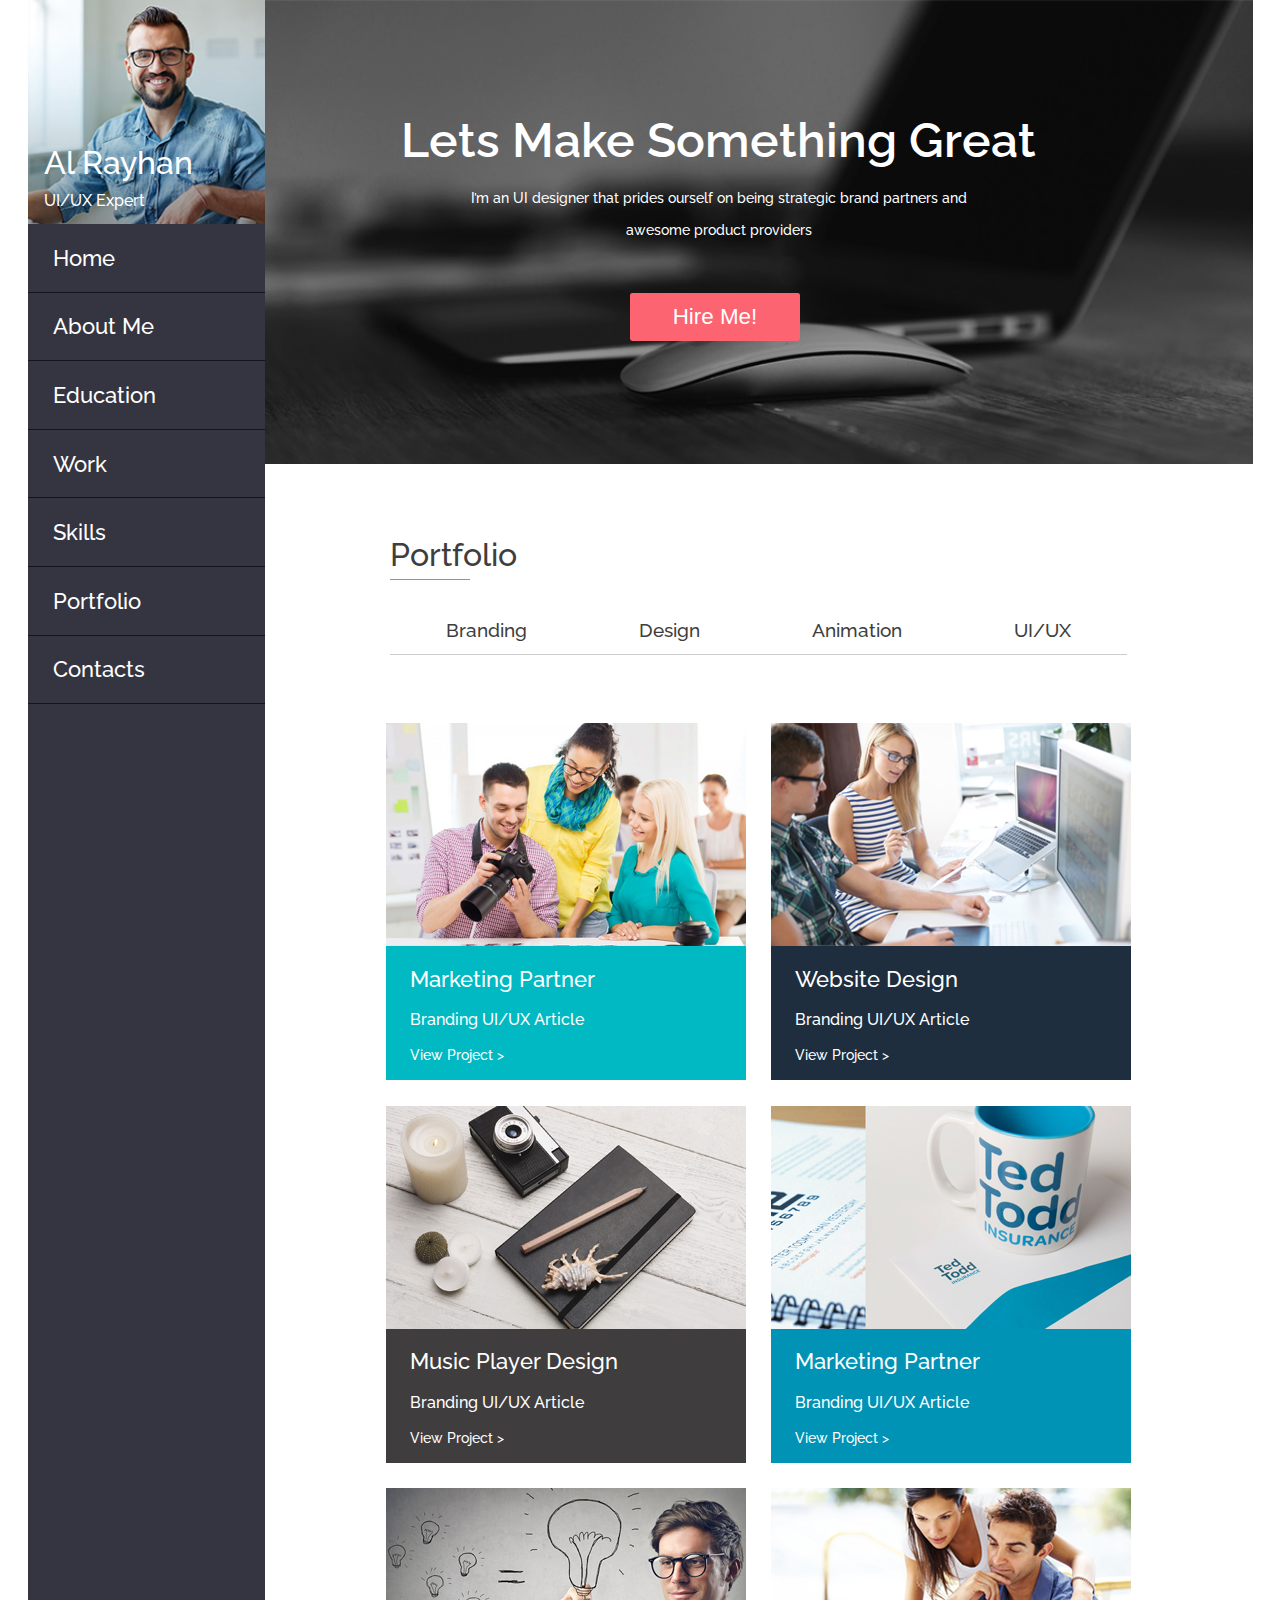
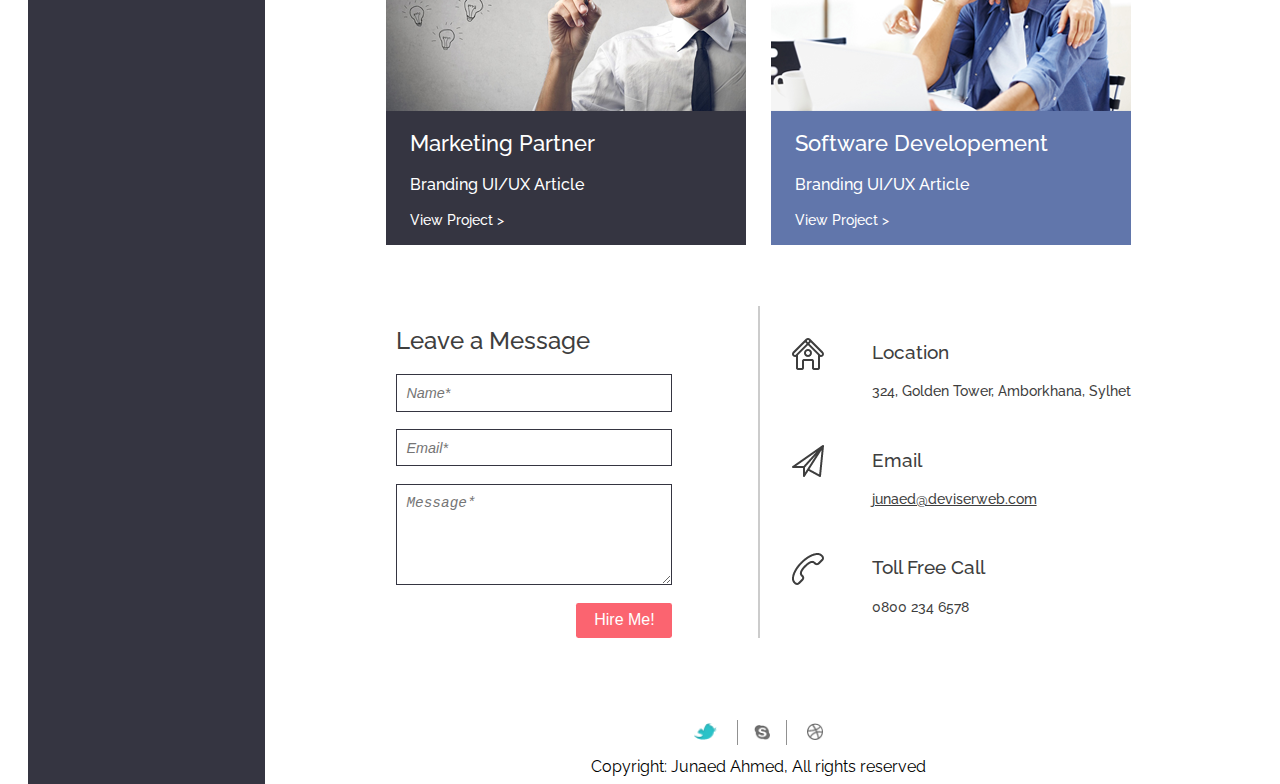
<file: 7/Template3_EK_07/index.html>
<!DOCTYPE html>
<html lang="en">

<head>
    <meta charset="UTF-8">
    <meta name="viewport" content="width=device-width, initial-scale=1.0">
    <meta http-equiv="X-UA-Compatible" content="ie=edge">
    <title>Document</title>
    <link rel="stylesheet" href="css/style.css">
</head>

<body>
    <div class="container">
        <header>
            <div class="photo">
                <div class="text">
                    <h2>Al Rayhan</h2>
                    <p>UI/UX Expert</p>
                </div>
            </div>
            <nav>
                <ul>
                    <li><a href="#">Home</a></li>
                    <li><a href="#">About Me</a></li>
                    <li><a href="#">Education</a></li>
                    <li><a href="#">Work</a></li>
                    <li><a href="#">Skills</a></li>
                    <li><a href="#">Portfolio</a></li>
                    <li><a href="#">Contacts</a></li>
                </ul>
            </nav>
        </header>
        <main>
            <div class="banner">
                <div class="text">
                    <h1>Lets Make Something Great</h1>
                    <p>I’m an UI designer that prides ourself on being strategic brand partners and<br>awesome
                        product providers</p>
                </div>
                <input value="Hire Me!" type="button" />
            </div>
            <section class="portfolio">
                <div class="port_header">
                    <h2>Portfolio</h2>
                    <nav>
                        <ul>
                            <li><a href="#">Branding</a></li>
                            <li><a href="#">Design</a></li>
                            <li><a href="#">Animation</a></li>
                            <li><a href="#">UI/UX</a></li>
                        </ul>
                    </nav>
                </div>
                <div class="articles">
                    <article>
                        <figure>
                            <img src="img/partner.png" alt="partner">
                            <figcaption class="art-1">
                                <h2>Marketing Partner</h2>
                                <h3>Branding UI/UX Article</h3>
                                <a href="#">View Project ></a>
                            </figcaption>
                        </figure>
                    </article>
                    <article>
                        <figure>
                            <img src="img/design.png" alt="design">
                            <figcaption class="art-2">
                                <h2>Website Design</h2>
                                <h3>Branding UI/UX Article</h3>
                                <a href="#">View Project ></a>
                            </figcaption>
                        </figure>
                    </article>
                    <article>
                        <figure>
                            <img src="img/player.png" alt="player">
                            <figcaption class="art-3">
                                <h2>Music Player Design</h2>
                                <h3>Branding UI/UX Article</h3>
                                <a href="#">View Project ></a>
                            </figcaption>
                        </figure>
                    </article>
                    <article>
                        <figure>
                            <img src="img/partner1.png" alt="partner1">
                            <figcaption class="art-4">
                                <h2>Marketing Partner</h2>
                                <h3>Branding UI/UX Article</h3>
                                <a href="#">View Project ></a>
                            </figcaption>
                        </figure>
                    </article>
                    <article>
                        <figure>
                            <img src="img/partner2.png" alt="partner2">
                            <figcaption class="art-5">
                                <h2>Marketing Partner</h2>
                                <h3>Branding UI/UX Article</h3>
                                <a href="#">View Project ></a>
                            </figcaption>
                        </figure>
                    </article>
                    <article>
                        <figure>
                            <img src="img/develop.png" alt="develop">
                            <figcaption class="art-6">
                                <h2>Software Developement</h2>
                                <h3>Branding UI/UX Article</h3>
                                <a href="#">View Project ></a>
                            </figcaption>
                        </figure>
                    </article>
                </div>
            </section>
            <section class="contacts">
                <div class="message">
                    <h2>Leave a Message</h2>
                    <form action="#">
                        <input type="text" name="name" placeholder="Name*" required>
                        <input type="email" name="email" placeholder="Email*" required>
                        <textarea name="message" id="tac" cols="30" rows="5" placeholder="Message*" required></textarea>
                        <input type="submit" value="Hire Me!">
                    </form>
                </div>
                <div class="vline"></div>
                <div class="contact">
                    <figure>
                        <img src="img/location.png" alt="location">
                        <figcaption>
                            <h3>Location</h3>
                            <p>324, Golden Tower, Amborkhana, Sylhet</p>
                        </figcaption>
                    </figure>
                    <figure>
                        <img src="img/email.png" alt="email">
                        <figcaption>
                            <h3>Email</h3>
                            <p><a href="mailto:junaed@deviserweb.com">junaed@deviserweb.com</a></p>
                        </figcaption>
                    </figure>
                    <figure>
                        <img src="img/phone.png" alt="phone">
                        <figcaption>
                            <h3>Toll Free Call</h3>
                            <p>0800 234 6578 </p>
                        </figcaption>
                    </figure>
                </div>
            </section>
        </main>
        <div class="stub"></div>
        <div class="stub"></div>
        <div class="stub"></div>
        <footer>
            <div class="social">
                <a href="#"><img class="twit" src="img/twitter.png" alt="twitter"></a>
                <a href="#"><img class="skype" src="img/skype.png" alt="skype"></a>
                <a href="#"><img src="img/dribbble.png" alt="dribble"></a>
            </div>
            <p>Copyright: Junaed Ahmed, All rights reserved</p>
        </footer>
    </div>
</body>

</html>
</file>
<file: 1/html/style.css>
.header {
    height: 150px;
    background-color: lightgray;
    display: flex;
    justify-content: space-between;
    flex-wrap: wrap;
}

.logo {
    width: 40px;
    height: 40px;
    background-color: darkred;
    margin-top: 40px;
    margin-left: 40px;
}

.menu {
    display: flex;
    list-style-type: none;
}

.menu li {
    width: 100px;
    height: 50px;
    border: 1px solid black;
    display: flex;
    align-items: center;
    justify-content: center;
}

.content {
    display: flex;
    flex-wrap: wrap;
    justify-content: space-around;
    padding: 30px 0 0;
}

.item {
    width: 200px;
    height: 200px;
    border: 1px solid black;
    margin-bottom: 30px;
}

.news {
    height: 200px;
    background-color: darkgray;
    display: flex;
}

.block {
    flex-grow: 1;
    border: 1px solid red;
}

.footer {
    display: flex;
    height: 100px;
    justify-content: center;
    align-items: center;
    background-color: lightgray;
}
</file>
<file: 3/Template2_EK_03/css/style.css>
.dflex, header, .menu, .wheels, .services .items, .services .items figure {
  display: -webkit-box;
  display: -ms-flexbox;
  display: flex;
  -ms-flex-wrap: wrap;
      flex-wrap: wrap;
}

body {
  font-family: Arial, "Helvetica CY", "Nimbus Sans L", sans-serif;
  max-width: 1700px;
  min-width: 480px;
  margin: 0 auto;
}

header {
  -ms-flex-wrap: nowrap;
      flex-wrap: nowrap;
  -ms-flex-pack: distribute;
      justify-content: space-around;
  padding: 10px 0 10px 0;
  -webkit-box-align: center;
      -ms-flex-align: center;
          align-items: center;
}

.logo {
  background-image: url(../img/logo.png);
  background-size: cover;
  width: 50px;
  height: 48px;
  -ms-flex-negative: 0;
      flex-shrink: 0;
}

.menu {
  letter-spacing: -1px;
  font-size: 14px;
  font-weight: 400;
  color: "";
  line-height: "";
  text-transform: uppercase;
}

.menu li {
  list-style-type: none;
  padding: 10px 0 10px 0;
}

.menu li:hover {
  background-color: #ffbb42;
}

.menu li:active {
  background-color: darkgrey;
}

.menu a {
  color: #868686;
  padding: 15px;
  text-decoration: none;
}

.boost {
  background-color: #709dca;
  padding: 60px 10px 290px 10px;
  text-align: center;
}

.boost h1 {
  font-size: 35px;
  font-weight: bold;
  color: white;
  line-height: "";
  letter-spacing: -1px;
  text-transform: uppercase;
  margin-bottom: -10px;
}

.boost p {
  font-size: 16px;
  font-weight: 300;
  color: white;
  line-height: "";
}

.contacts {
  padding-bottom: 50px;
}

.contacts input {
  height: 46px;
  font-size: 13px;
  font-weight: 400;
  color: "";
  line-height: "";
  border-radius: 3px;
  border-style: none;
  padding-left: 40px;
  margin-left: 7px;
  width: 281px;
  margin-top: 10px;
}

.contacts input[type="text"] {
  background: white url("../img/name.png") no-repeat center left 15px;
}

.contacts input[type="email"] {
  background: white url("../img/email.png") no-repeat center left 15px;
}

.contacts input[type="tel"] {
  background: white url("../img/phone.png") no-repeat center left 15px;
}

.contacts input[type="submit"] {
  padding: 0;
  font-size: 14px;
  font-weight: 400;
  color: white;
  line-height: "";
  text-transform: uppercase;
  width: 211px;
  background-color: #ffbb42;
  cursor: pointer;
}

.contacts input[type="submit"]:active {
  background-color: darkgrey;
}

.promo {
  margin: 0 auto;
  height: 343px;
  background: url(../img/macbook.png) no-repeat center;
  position: relative;
  bottom: 280px;
}

.promo .pub {
  background: url(../img/pub.png) no-repeat center;
  height: 298px;
}

.wheels {
  -webkit-box-pack: center;
      -ms-flex-pack: center;
          justify-content: center;
  margin-top: -280px;
  padding-top: 24px;
}

.wheels .wheel {
  background: url(../img/wheel_pass.png) no-repeat center;
  width: 16px;
  height: 15px;
  padding-left: 10px;
}

.wheels .wheel:hover {
  background: url(../img/wheel_act.png) no-repeat center;
  cursor: pointer;
}

.services {
  text-align: center;
  padding-top: 60px;
}

.services h2 {
  font-size: 30px;
  font-weight: bold;
  color: #394b50;
  line-height: 22px;
  letter-spacing: -1px;
  text-transform: uppercase;
  margin-bottom: -10px;
}

.services p {
  font-size: 16px;
  font-weight: 400;
  color: #394b50;
  line-height: 22px;
}

.services .items {
  -webkit-box-pack: center;
      -ms-flex-pack: center;
          justify-content: center;
  padding-top: 30px;
}

.services .items figure {
  -ms-flex-wrap: nowrap;
      flex-wrap: nowrap;
  -webkit-box-flex: 0;
      -ms-flex: 0 1 550px;
          flex: 0 1 550px;
}

.services .items figure img {
  width: 50px;
  height: 50px;
}

.services .items figure figcaption {
  text-align: left;
  padding-left: 35px;
}

.services .items figure figcaption h3 {
  font-size: 16px;
  font-weight: bold;
  color: #394b50;
  line-height: 22px;
  text-transform: uppercase;
  margin-bottom: -5px;
}

.services .items figure figcaption p {
  font-size: 13px;
  font-weight: 400;
  color: #7b7b7b;
  line-height: 22px;
}

footer {
  background-color: #709dca;
  padding: 20px 10px 20px 10px;
  font-size: 13px;
  font-weight: 400;
  color: white;
  line-height: 24px;
  text-align: center;
}
</file>
<file: 4/Template2_EK_04/css/style.css>
.dflex, header, header .menu, .wheels, .services .items, .services .items figure, .about, .price .items {
  display: -webkit-box;
  display: -ms-flexbox;
  display: flex;
  -ms-flex-wrap: wrap;
      flex-wrap: wrap;
}

body {
  font-family: Arial, "Helvetica CY", "Nimbus Sans L", sans-serif;
  max-width: 1700px;
  min-width: 480px;
  margin: 0 auto;
}

header {
  -ms-flex-wrap: nowrap;
      flex-wrap: nowrap;
  -ms-flex-pack: distribute;
      justify-content: space-around;
  padding: 10px 0 10px 0;
  -webkit-box-align: center;
      -ms-flex-align: center;
          align-items: center;
}

header .logo {
  background-image: url(../img/logo.png);
  background-size: cover;
  width: 50px;
  height: 48px;
  -ms-flex-negative: 0;
      flex-shrink: 0;
  margin-left: 20px;
}

header .menu {
  letter-spacing: -1px;
  font-size: 14px;
  font-weight: 400;
  color: "";
  line-height: "";
  text-transform: uppercase;
}

header .menu li {
  list-style-type: none;
  padding: 10px 0 10px 0;
}

header .menu li:hover {
  cursor: pointer;
  background-color: #ffbb42;
}

header .menu li:active {
  background-color: darkgrey;
}

header .menu a {
  color: #868686;
  padding: 15px;
  text-decoration: none;
}

.boost {
  background-color: #709dca;
  padding: 60px 10px 290px 10px;
  text-align: center;
}

.boost h1 {
  font-size: 35px;
  font-weight: bold;
  color: white;
  line-height: "";
  letter-spacing: -1px;
  text-transform: uppercase;
  margin-bottom: -10px;
}

.boost p {
  font-size: 16px;
  font-weight: 300;
  color: white;
  line-height: "";
}

.contacts {
  padding-bottom: 50px;
}

.contacts input {
  height: 46px;
  font-size: 13px;
  font-weight: 400;
  color: "";
  line-height: "";
  border-radius: 3px;
  border-style: none;
  padding-left: 40px;
  margin-left: 7px;
  width: 281px;
  margin-top: 10px;
}

.contacts input[type="text"] {
  background: white url("../img/name.png") no-repeat center left 15px;
}

.contacts input[type="email"] {
  background: white url("../img/email.png") no-repeat center left 15px;
}

.contacts input[type="tel"] {
  background: white url("../img/phone.png") no-repeat center left 15px;
}

.contacts input[type="submit"] {
  padding: 0;
  font-size: 14px;
  font-weight: 400;
  color: white;
  line-height: "";
  text-transform: uppercase;
  width: 211px;
  background-color: #ffbb42;
}

.contacts input[type="submit"]:hover {
  cursor: pointer;
  background-color: lightgrey;
}

.contacts input[type="submit"]:active {
  background-color: darkgrey;
}

.promo {
  margin: 0 auto;
  height: 343px;
  background: url(../img/macbook.png) no-repeat center;
  position: relative;
  bottom: 280px;
}

.promo .pub {
  text-align: center;
  padding-top: 18px;
}

.promo .pub video {
  width: 445px;
}

.wheels {
  -webkit-box-pack: center;
      -ms-flex-pack: center;
          justify-content: center;
  margin-top: -280px;
  padding-top: 24px;
}

.wheels .wheel {
  background: url(../img/wheel_pass.png) no-repeat center;
  width: 16px;
  height: 15px;
  padding-left: 10px;
}

.wheels .wheel:hover {
  background: url(../img/wheel_act.png) no-repeat center;
  cursor: pointer;
}

.services {
  text-align: center;
  padding-top: 60px;
  padding-bottom: 75px;
}

.services h2 {
  font-size: 30px;
  font-weight: bold;
  color: #394b50;
  line-height: 22px;
  letter-spacing: -1px;
  text-transform: uppercase;
  margin-bottom: -10px;
}

.services p {
  font-size: 16px;
  font-weight: 400;
  color: #7b7b7b;
  line-height: 22px;
}

.services .items {
  -webkit-box-pack: center;
      -ms-flex-pack: center;
          justify-content: center;
  padding-top: 30px;
}

.services .items figure {
  -ms-flex-wrap: nowrap;
      flex-wrap: nowrap;
  -webkit-box-flex: 0;
      -ms-flex: 0 1 550px;
          flex: 0 1 550px;
}

.services .items figure figcaption {
  text-align: left;
  padding-left: 35px;
}

.services .items figure figcaption h3 {
  font-size: 16px;
  font-weight: bold;
  color: #394b50;
  line-height: 22px;
  text-transform: uppercase;
  margin-bottom: -5px;
}

.services .items figure figcaption p {
  font-size: 13px;
  font-weight: 400;
  color: #7b7b7b;
  line-height: 22px;
}

.about {
  -webkit-box-pack: center;
      -ms-flex-pack: center;
          justify-content: center;
  -ms-flex-wrap: nowrap;
      flex-wrap: nowrap;
  background-color: #ffc155;
  -webkit-box-align: center;
      -ms-flex-align: center;
          align-items: center;
}

.about .img {
  background: url(../img/about.png) no-repeat center;
  width: 850px;
  height: 623px;
  background-size: cover;
}

.about .text {
  -webkit-box-flex: 1;
      -ms-flex: 1 1 690px;
          flex: 1 1 690px;
  padding: 20px 80px 20px 80px;
}

.about .text h2 {
  font-size: 30px;
  font-weight: bold;
  color: white;
  line-height: 22px;
  text-transform: uppercase;
}

.about .text p {
  font-size: 13px;
  font-weight: 400;
  color: white;
  line-height: 24px;
  padding-bottom: 20px;
}

.about .text input {
  font-size: 14px;
  font-weight: 400;
  color: white;
  line-height: "";
  text-transform: uppercase;
  border: 1px solid #e7ad48;
  background-color: #ffbb42;
  width: 145px;
  height: 46px;
}

.about .text input:hover {
  cursor: pointer;
  background-color: lightgrey;
}

.about .text input:active {
  background-color: darkgrey;
}

.price {
  background-color: #e7edf3;
  padding: 100px 50px 120px 50px;
  text-align: center;
}

.price h2 {
  font-size: 30px;
  font-weight: bold;
  color: #394b50;
  line-height: "";
  text-transform: uppercase;
  letter-spacing: -1px;
  margin-bottom: -10px;
}

.price p {
  font-size: 16px;
  font-weight: 400;
  color: #7b7b7b;
  line-height: 22px;
}

.price .items {
  -webkit-box-pack: center;
      -ms-flex-pack: center;
          justify-content: center;
  padding-top: 25px;
  -webkit-box-align: end;
      -ms-flex-align: end;
          align-items: flex-end;
}

.price .items .item {
  background-color: white;
  border: 1px solid #ccd5df;
  margin: 5px;
  padding: 25px;
  width: 325px;
}

.price .items .item:hover {
  background-color: #709dca;
  color: white;
  -webkit-transform: scale(1.1, 1.1);
          transform: scale(1.1, 1.1);
  -webkit-transition: 0.5s;
  transition: 0.5s;
}

.price .items .item:hover p, .price .items .item:hover h3, .price .items .item:hover span, .price .items .item:hover li {
  color: white;
}

.price .items .item h3 {
  font-size: 25px;
  font-weight: 300;
  color: #818b95;
  line-height: 22px;
  text-transform: uppercase;
  padding-bottom: 20px;
}

.price .items .item .dollar {
  font-size: 36px;
  font-weight: 300;
  color: #ffc155;
  line-height: 22px;
  position: relative;
  top: -20px;
}

.price .items .item span {
  font-size: 60px;
  font-weight: bold;
  color: #ffc155;
  line-height: 22px;
  text-transform: uppercase;
}

.price .items .item p {
  font-size: 20px;
  font-weight: 300;
  color: #818b95;
  line-height: 22px;
  font-variant: small-caps;
  margin-top: 0px;
}

.price .items .item ul {
  -webkit-padding-start: 0;
          padding-inline-start: 0;
  padding-top: 10px;
}

.price .items .item li {
  list-style-type: none;
  font-size: 14px;
  font-weight: 400;
  color: #b5bbc1;
  line-height: 40px;
  text-transform: uppercase;
  border-top: 1px solid #e2e9f0;
}

.price .items .item input {
  font-size: 14px;
  font-weight: 400;
  color: white;
  line-height: "";
  text-transform: uppercase;
  border: none;
  background-color: #ffbb42;
  width: 131px;
  height: 42px;
  margin-bottom: 15px;
}

.price .items .item input:hover {
  cursor: pointer;
  background-color: lightgrey;
}

.price .items .item input:active {
  background-color: darkgrey;
}

footer {
  background-color: #709dca;
  padding: 20px 10px 20px 10px;
  font-size: 13px;
  font-weight: 400;
  color: white;
  line-height: 24px;
  text-align: center;
}
</file>
<file: 5/Template2_EK_05/css/style.css>
@import url("https://fonts.googleapis.com/css?family=Lato:300,400,700|Open+Sans:300,400&display=swap");
@font-face {
  font-family: 'Gotham Black Regular';
  font-style: normal;
  font-weight: normal;
  src: local("Gotham Black Regular"), url("../font/Gotham-Black.woff") format("woff");
}

@font-face {
  font-family: 'FontAwesome';
  src: url("../font/fontawesome-webfont.woff?v=4.7.0") format("woff");
  font-weight: normal;
  font-style: normal;
}

.fa {
  display: inline-block;
  padding: 5px;
  font: normal normal normal 14px/1 FontAwesome;
  font-size: inherit;
  text-rendering: auto;
  -webkit-font-smoothing: antialiased;
  -moz-osx-font-smoothing: grayscale;
}

.fa-twitter:before {
  content: "\f099";
}

.fa-facebook:before {
  content: "\f09a";
}

.fa-google-plus:before {
  content: "\f0d5";
}

.fa-linkedin:before {
  content: "\f0e1";
}

.dflex, header, .menu, .wheels, .services .items, .services .items figure, .about, .price .items, .works .steps, .clients .comments, .clients .comments article, .clients .comments figure, .newsletter .map, footer ul {
  display: -webkit-box;
  display: -ms-flexbox;
  display: flex;
  -ms-flex-wrap: wrap;
      flex-wrap: wrap;
}

@-webkit-keyframes macbook {
  10%, 30%, 50%, 70%, 90% {
    -webkit-transform: rotate(5deg);
            transform: rotate(5deg);
  }
  20%, 40%, 60%, 80% {
    -webkit-transform: rotate(-5deg);
            transform: rotate(-5deg);
  }
  100% {
    -webkit-transform: rotate(0);
            transform: rotate(0);
  }
}

@keyframes macbook {
  10%, 30%, 50%, 70%, 90% {
    -webkit-transform: rotate(5deg);
            transform: rotate(5deg);
  }
  20%, 40%, 60%, 80% {
    -webkit-transform: rotate(-5deg);
            transform: rotate(-5deg);
  }
  100% {
    -webkit-transform: rotate(0);
            transform: rotate(0);
  }
}

@-webkit-keyframes point {
  100% {
    -webkit-transform: rotate(360deg);
            transform: rotate(360deg);
  }
}

@keyframes point {
  100% {
    -webkit-transform: rotate(360deg);
            transform: rotate(360deg);
  }
}

@-webkit-keyframes address {
  25% {
    -webkit-transform: rotate(-15deg);
            transform: rotate(-15deg);
  }
  50% {
    -webkit-transform: rotate(15deg);
            transform: rotate(15deg);
  }
  75% {
    -webkit-transform: rotate(-15deg);
            transform: rotate(-15deg);
  }
  100% {
    -webkit-transform: rotate(0);
            transform: rotate(0);
  }
}

@keyframes address {
  25% {
    -webkit-transform: rotate(-15deg);
            transform: rotate(-15deg);
  }
  50% {
    -webkit-transform: rotate(15deg);
            transform: rotate(15deg);
  }
  75% {
    -webkit-transform: rotate(-15deg);
            transform: rotate(-15deg);
  }
  100% {
    -webkit-transform: rotate(0);
            transform: rotate(0);
  }
}

body {
  font-family: Arial, "Helvetica CY", "Nimbus Sans L", sans-serif;
  max-width: 1700px;
  min-width: 480px;
  margin: 0 auto;
}

header {
  -ms-flex-wrap: nowrap;
      flex-wrap: nowrap;
  -ms-flex-pack: distribute;
      justify-content: space-around;
  padding: 10px 0 10px 0;
  -webkit-box-align: center;
      -ms-flex-align: center;
          align-items: center;
}

.logo {
  background-image: url(../img/logo.png);
  background-size: cover;
  width: 50px;
  height: 48px;
  -ms-flex-negative: 0;
      flex-shrink: 0;
  margin-left: 20px;
  -webkit-animation: point 5s linear 0s infinite;
          animation: point 5s linear 0s infinite;
}

.menu {
  letter-spacing: -1px;
  font-family: Lato;
  font-size: 14px;
  font-weight: 400;
  color: "";
  line-height: "";
  text-transform: uppercase;
}

.menu li {
  list-style-type: none;
  padding: 10px 0 10px 0;
  -webkit-transition: background-color 0.7s;
  transition: background-color 0.7s;
}

.menu li:hover {
  cursor: pointer;
  background-color: #ffbb42;
}

.menu li:active {
  background-color: darkgrey;
}

.menu a {
  color: #868686;
  padding: 15px;
  text-decoration: none;
}

.boost {
  background-color: #709dca;
  padding: 60px 10px 290px 10px;
  text-align: center;
}

.boost h1 {
  font-family: "Gotham Black Regular";
  font-size: 35px;
  font-weight: 400;
  color: white;
  line-height: "";
  letter-spacing: -1px;
  text-transform: uppercase;
  margin-bottom: -15px;
}

.boost p {
  font-family: "Open Sans";
  font-size: 16px;
  font-weight: 300;
  color: white;
  line-height: "";
}

.contacts {
  padding-bottom: 50px;
}

.contacts input {
  height: 46px;
  font-family: "Open Sans";
  font-size: 13px;
  font-weight: 400;
  color: "";
  line-height: "";
  border-radius: 3px;
  border-style: none;
  padding-left: 40px;
  width: 281px;
  margin: 10px 0 0 7px;
}

.contacts input[type="text"] {
  background: white url("../img/name.png") no-repeat center left 15px;
}

.contacts input[type="email"] {
  background: white url("../img/email.png") no-repeat center left 15px;
}

.contacts input[type="tel"] {
  background: white url("../img/phone.png") no-repeat center left 15px;
}

.contacts input[type="submit"] {
  padding: 0;
  font-family: "Open Sans";
  font-size: 14px;
  font-weight: 400;
  color: white;
  line-height: "";
  text-transform: uppercase;
  width: 211px;
  background-color: #ffbb42;
  -webkit-transition: background-color 0.35s;
  transition: background-color 0.35s;
}

.contacts input[type="submit"]:hover {
  cursor: pointer;
  background-color: lightgrey;
}

.contacts input[type="submit"]:active {
  background-color: darkgrey;
}

.promo {
  margin: 0 auto;
  height: 343px;
  background: url(../img/macbook.png) no-repeat center;
  position: relative;
  bottom: 280px;
}

.promo .pub {
  text-align: center;
  padding-top: 18px;
}

.promo .pub video {
  width: 445px;
}

.promo:hover {
  -webkit-animation: macbook 10s ease-in-out 0s infinite;
          animation: macbook 10s ease-in-out 0s infinite;
}

.wheels {
  -webkit-box-pack: center;
      -ms-flex-pack: center;
          justify-content: center;
  margin-top: -280px;
  padding-top: 24px;
}

.wheels .wheel {
  background: url(../img/wheel_pass.png) no-repeat center;
  width: 16px;
  height: 15px;
  padding-left: 10px;
  -webkit-transition: 0.35s;
  transition: 0.35s;
}

.wheels .wheel:hover {
  background: url(../img/wheel_act.png) no-repeat center;
  cursor: pointer;
}

.services {
  text-align: center;
  padding-top: 60px;
  padding-bottom: 75px;
}

.services h2 {
  font-family: "Gotham Black Regular";
  font-size: 30px;
  font-weight: 900;
  color: #394b50;
  line-height: 22px;
  letter-spacing: -1px;
  text-transform: uppercase;
  margin-bottom: -10px;
}

.services p {
  font-family: "Open Sans";
  font-size: 16px;
  font-weight: 400;
  color: #7b7b7b;
  line-height: 22px;
}

.services .items {
  -webkit-box-pack: center;
      -ms-flex-pack: center;
          justify-content: center;
  padding-top: 30px;
}

.services .items figure {
  -ms-flex-wrap: nowrap;
      flex-wrap: nowrap;
  -webkit-box-flex: 0;
      -ms-flex: 0 1 550px;
          flex: 0 1 550px;
}

.services .items figure figcaption {
  text-align: left;
  padding-left: 35px;
}

.services .items figure figcaption h3 {
  font-family: Lato;
  font-size: 16px;
  font-weight: 700;
  color: #394b50;
  line-height: 22px;
  text-transform: uppercase;
  margin-bottom: -5px;
}

.services .items figure figcaption p {
  font-family: "Open Sans";
  font-size: 13px;
  font-weight: 400;
  color: #7b7b7b;
  line-height: 22px;
}

.about {
  -webkit-box-pack: center;
      -ms-flex-pack: center;
          justify-content: center;
  -ms-flex-wrap: nowrap;
      flex-wrap: nowrap;
  background-color: #ffc155;
  -webkit-box-align: center;
      -ms-flex-align: center;
          align-items: center;
}

.about .img {
  background: url(../img/about.png) no-repeat center;
  width: 850px;
  height: 623px;
  background-size: cover;
}

.about .text {
  -webkit-box-flex: 1;
      -ms-flex: 1 1 690px;
          flex: 1 1 690px;
  padding: 20px 80px 20px 80px;
}

.about .text h2 {
  font-family: "Gotham Black Regular";
  font-size: 30px;
  font-weight: 400;
  color: white;
  line-height: 22px;
  text-transform: uppercase;
}

.about .text p {
  font-family: "Open Sans";
  font-size: 13px;
  font-weight: 400;
  color: white;
  line-height: 24px;
  padding-bottom: 20px;
}

.about .text input {
  font-family: Lato;
  font-size: 14px;
  font-weight: 400;
  color: white;
  line-height: "";
  text-transform: uppercase;
  border: 1px solid #e7ad48;
  -webkit-transition: background-color 0.35s;
  transition: background-color 0.35s;
  background-color: #ffbb42;
  width: 145px;
  height: 46px;
}

.about .text input:hover {
  cursor: pointer;
  background-color: lightgrey;
}

.about .text input:active {
  background-color: darkgrey;
}

.price {
  background-color: #e7edf3;
  padding: 100px 50px 130px 50px;
  text-align: center;
}

.price h2 {
  font-family: "Gotham Black Regular";
  font-size: 30px;
  font-weight: 400;
  color: #394b50;
  line-height: "";
  text-transform: uppercase;
  letter-spacing: -1px;
  margin-bottom: -15px;
}

.price p {
  font-family: Lato;
  font-size: 18px;
  font-weight: 300;
  color: #7b7b7b;
  line-height: 22px;
}

.price .items {
  -webkit-box-pack: center;
      -ms-flex-pack: center;
          justify-content: center;
  padding-top: 25px;
  -webkit-box-align: end;
      -ms-flex-align: end;
          align-items: flex-end;
}

.price .items .item {
  background-color: white;
  border: 1px solid #ccd5df;
  margin: 10px;
  padding: 25px;
  width: 325px;
  -webkit-transition: background-color 1s, color 1s, -webkit-transform 1s;
  transition: background-color 1s, color 1s, -webkit-transform 1s;
  transition: transform 1s, background-color 1s, color 1s;
  transition: transform 1s, background-color 1s, color 1s, -webkit-transform 1s;
  -webkit-transform-origin: 50% 98.5%;
          transform-origin: 50% 98.5%;
}

.price .items .item:hover {
  background-color: #709dca;
  color: white;
  -webkit-transform: scale(1.1);
          transform: scale(1.1);
}

.price .items .item:hover p, .price .items .item:hover h3, .price .items .item:hover span, .price .items .item:hover li {
  -webkit-transition: color 1s;
  transition: color 1s;
  color: white;
}

.price .items .item h3 {
  font-family: Lato;
  font-size: 25px;
  font-weight: 300;
  color: #818b95;
  line-height: 22px;
  text-transform: uppercase;
  padding-bottom: 20px;
}

.price .items .item .dollar {
  font-family: Lato;
  font-size: 36px;
  font-weight: 400;
  color: #ffc155;
  line-height: 22px;
  position: relative;
  top: -20px;
}

.price .items .item span {
  font-family: Lato;
  font-size: 60px;
  font-weight: 700;
  color: #ffc155;
  line-height: 22px;
  text-transform: uppercase;
}

.price .items .item p {
  font-family: Lato;
  font-size: 20px;
  font-weight: 300;
  color: #818b95;
  line-height: 22px;
  font-variant: small-caps;
  margin-top: 0px;
}

.price .items .item ul {
  -webkit-padding-start: 0;
          padding-inline-start: 0;
  padding-top: 10px;
}

.price .items .item li {
  list-style-type: none;
  font-family: Lato;
  font-size: 14px;
  font-weight: 400;
  color: #b5bbc1;
  line-height: 40px;
  text-transform: uppercase;
  border-top: 1px solid #e2e9f0;
}

.price .items .item input {
  font-family: Lato;
  font-size: 14px;
  font-weight: 400;
  color: white;
  line-height: "";
  text-transform: uppercase;
  border: none;
  -webkit-transition: background-color 0.35s;
  transition: background-color 0.35s;
  background-color: #ffbb42;
  width: 131px;
  height: 42px;
  margin-bottom: 15px;
}

.price .items .item input:hover {
  cursor: pointer;
  background-color: lightgrey;
}

.price .items .item input:active {
  background-color: darkgrey;
}

.works {
  padding: 100px 50px 110px 50px;
  text-align: center;
}

.works h2 {
  font-family: "Gotham Black Regular";
  font-size: 30px;
  font-weight: 400;
  color: #394b50;
  line-height: "";
  text-transform: uppercase;
  letter-spacing: -1px;
  margin-bottom: -15px;
}

.works p {
  font-family: Lato;
  font-size: 18px;
  font-weight: 300;
  color: #7b7b7b;
  line-height: 22px;
}

.works .steps {
  -webkit-box-pack: center;
      -ms-flex-pack: center;
          justify-content: center;
}

.works .steps figure {
  width: 213px;
  padding: 50px 0 40px 0;
}

.works .steps figure figcaption {
  text-align: center;
}

.works .steps figure figcaption h3 {
  font-family: Lato;
  font-size: 20px;
  font-weight: 700;
  color: #394b50;
  line-height: 22px;
  text-transform: uppercase;
  padding-top: 60px;
}

.works .steps figure figcaption p {
  font-family: "Open Sans";
  font-size: 13px;
  font-weight: 400;
  color: #7b7b7b;
  line-height: 22px;
}

.works .arrows {
  margin: 30px -70px 0 -70px;
}

.works .down {
  margin-top: 130px;
}

.works input {
  font-family: Lato;
  font-size: 14px;
  font-weight: 400;
  color: white;
  line-height: "";
  text-transform: uppercase;
  border: 1px solid #e7ad48;
  -webkit-transition: background-color 0.35s;
  transition: background-color 0.35s;
  background-color: #ffbb42;
  width: 165px;
  height: 46px;
}

.works input:hover {
  cursor: pointer;
  background-color: lightgrey;
}

.works input:active {
  background-color: darkgrey;
}

.clients {
  padding: 100px 50px 120px 50px;
  text-align: center;
  background-color: #ffc155;
}

.clients h2 {
  font-family: "Gotham Black Regular";
  font-size: 30px;
  font-weight: 900;
  color: white;
  line-height: "";
  text-transform: uppercase;
  letter-spacing: -1px;
  margin-bottom: -15px;
}

.clients p {
  font-family: "Open Sans";
  font-size: 16px;
  font-weight: 400;
  color: white;
  line-height: 22px;
}

.clients .comments {
  -webkit-box-pack: center;
      -ms-flex-pack: center;
          justify-content: center;
  padding-top: 20px;
}

.clients .comments article, .clients .comments figure {
  -ms-flex-wrap: nowrap;
      flex-wrap: nowrap;
  -webkit-box-flex: 0;
      -ms-flex: 0 1 595px;
          flex: 0 1 595px;
}

.clients .comments figure {
  background-color: white;
  padding: 20px;
  margin: 10px 20px 10px 20px;
}

.clients .comments figure figcaption {
  text-align: left;
  padding: 20px 20px 20px 35px;
}

.clients .comments figure figcaption p {
  font-family: "Open Sans";
  font-size: 13px;
  font-weight: 400;
  color: #7b7b7b;
  line-height: 22px;
}

.clients .comments figure figcaption p:before, .clients .comments figure figcaption p:after {
  position: relative;
  font-family: "Brandon Grotesque";
  font-size: 30px;
  font-weight: 700;
  color: #7b7b7b;
  line-height: 22px;
}

.clients .comments figure figcaption p:before {
  content: open-quote;
  left: -20px;
}

.clients .comments figure figcaption p:after {
  content: close-quote;
  left: 20px;
  top: 20px;
}

.clients .comments figure figcaption .name, .clients .comments figure figcaption .position {
  text-transform: uppercase;
  font-family: Lato;
  font-size: 14px;
  font-weight: 400;
  color: "";
  line-height: 22px;
}

.clients .comments figure figcaption .name {
  color: #f6772c;
}

.clients .comments figure figcaption .position {
  color: #99a9ae;
}

.newsletter {
  padding: 100px 50px 0 50px;
  text-align: center;
}

.newsletter h2 {
  font-family: "Gotham Black Regular";
  font-size: 30px;
  font-weight: 400;
  color: #394b50;
  line-height: "";
  text-transform: uppercase;
  letter-spacing: -1px;
  margin-bottom: -15px;
}

.newsletter p {
  font-family: "Open Sans";
  font-size: 16px;
  font-weight: 300;
  color: #7b7b7b;
  line-height: 22px;
}

.newsletter .subscribe {
  margin: 50px;
}

.newsletter .subscribe input {
  height: 47px;
  font-family: "Open Sans";
  font-size: 13px;
  font-weight: 400;
  color: "";
  line-height: "";
  border-radius: 3px;
  border: 1px solid #cbcbcb;
  padding-left: 40px;
  margin: 10px 0 0 7px;
}

.newsletter .subscribe input[type="text"] {
  background: white url("../img/name.png") no-repeat center left 15px;
  width: 308px;
}

.newsletter .subscribe input[type="email"] {
  background: white url("../img/email.png") no-repeat center left 15px;
  width: 388px;
}

.newsletter .subscribe input[type="submit"] {
  padding: 0;
  font-family: "Open Sans";
  font-size: 14px;
  font-weight: 400;
  color: white;
  line-height: "";
  text-transform: uppercase;
  width: 218px;
  background-color: #ffbb42;
  -webkit-transition: background-color 0.35s;
  transition: background-color 0.35s;
}

.newsletter .subscribe input[type="submit"]:hover {
  cursor: pointer;
  background-color: lightgrey;
}

.newsletter .subscribe input[type="submit"]:active {
  background-color: darkgrey;
}

.newsletter .map {
  height: 549px;
  -webkit-box-pack: center;
      -ms-flex-pack: center;
          justify-content: center;
  background: url(../img/map.png) no-repeat center;
  background-size: contain;
  margin: 50px auto;
}

.newsletter .map .address {
  background: url(../img/address.png) no-repeat center;
  width: 285px;
  height: 298px;
  position: relative;
  right: 30px;
  top: 35px;
  -webkit-transform-origin: 50% 100%;
          transform-origin: 50% 100%;
  -webkit-animation: address 10s 0s infinite;
          animation: address 10s 0s infinite;
}

.newsletter .map .address h3 {
  padding-top: 40px;
  font-family: "Open Sans";
  font-size: 15px;
  font-weight: 700;
  color: white;
  line-height: "";
  text-transform: uppercase;
}

.newsletter .map .address p {
  font-family: "Open Sans";
  font-size: 13px;
  font-weight: 400;
  color: #aeb7ba;
  line-height: 24px;
}

.newsletter .map .address a {
  font-family: "Open Sans";
  font-size: 13px;
  font-weight: 400;
  color: #ffbb42;
  line-height: "";
  text-decoration: none;
}

.newsletter .map .point {
  position: relative;
  top: 333px;
  left: 138px;
}

hr {
  color: #ccc;
}

footer {
  text-align: center;
  padding-top: 30px;
}

footer ul {
  -webkit-box-pack: center;
      -ms-flex-pack: center;
          justify-content: center;
}

footer .phone {
  font-family: Lato;
  font-size: 23px;
  font-weight: 400;
  color: #394b50;
  line-height: "";
  position: relative;
  margin-top: -7px;
}

footer .phone:before {
  position: absolute;
  content: "";
  background: url("../img/phone1.png") no-repeat center;
  width: 16px;
  height: 17px;
  margin: 8px 0 0 -20px;
}

footer .social {
  margin: -17px 0 40px 0;
}

footer .social .fa-twitter {
  font-size: 18px;
  font-weight: 400;
  color: #ffc155;
  line-height: 25px;
}

footer .social .fa-facebook, footer .social .fa-google-plus, footer .social .fa-linkedin {
  font-size: 18px;
  font-weight: 400;
  color: #709dca;
  line-height: 25px;
}

footer .social a:hover {
  border-bottom: 1px solid #7b7b7b;
}

footer .copy {
  background-color: #709dca;
  padding: 10px;
  font-family: "Open Sans";
  font-size: 13px;
  font-weight: 400;
  color: white;
  line-height: 24px;
}
</file>
<file: 6/Template3_EK_06/css/style.css>
@import url("https://fonts.googleapis.com/css?family=Raleway:300,400,500,600&display=swap");
html {
  font-size: 16px;
}

body {
  font-family: 'Raleway', Arial, "Helvetica CY", "Nimbus Sans L", sans-serif;
  max-width: 1225px;
  min-width: 260px;
  margin: 0 auto;
}

.container {
  display: -webkit-box;
  display: -ms-flexbox;
  display: flex;
}

header {
  width: 22.5%;
  background-color: #353541;
}

header .photo {
  background: url("../img/photo.png") no-repeat center;
  background-size: cover;
  height: 13.8rem;
}

header .text {
  padding: 8.8rem 0 0 2rem;
}

header .text h2 {
  font-size: 2rem;
  font-weight: 500;
  color: white;
  line-height: "";
  margin: 0;
  margin-bottom: -0.4rem;
}

header .text p {
  font-size: 1rem;
  font-weight: 500;
  color: white;
  line-height: "";
}

header ul {
  margin: 0;
  -webkit-padding-start: 0;
          padding-inline-start: 0;
  list-style-type: none;
}

header ul a {
  text-decoration: none;
  display: block;
  padding: 1.3rem 1.3rem 1.3rem 1.6rem;
  font-size: 1.4rem;
  font-weight: 500;
  color: white;
  line-height: "";
  -webkit-transition: background-color 0.35s;
  transition: background-color 0.35s;
}

header ul a:hover {
  cursor: pointer;
  background-color: #fb6470;
}

header ul a:active {
  background-color: IndianRed;
}

header ul li {
  border-bottom: 0.05rem solid #131321;
}

main {
  width: 77.5%;
}

main .banner {
  background: url("../img/banner.png") no-repeat center;
  background-size: cover;
  height: 29rem;
}

main .banner .text {
  text-align: center;
  padding: 7rem 5rem 0 0;
}

main .banner h1 {
  font-size: 3rem;
  font-weight: 600;
  color: white;
  line-height: "";
  margin: 0;
}

main .banner p {
  font-size: 0.9rem;
  font-weight: 500;
  color: white;
  line-height: "";
  line-height: 2rem;
}

main .banner input {
  font-size: 1.4rem;
  font-weight: 500;
  color: white;
  line-height: "";
  background-color: #fb6470;
  -webkit-transition: background-color 0.35s;
  transition: background-color 0.35s;
  border: none;
  border-radius: 0.15rem;
  width: 10.6rem;
  height: 3rem;
  margin-left: 37%;
  margin-top: 2rem;
}

main .banner input:hover {
  cursor: pointer;
  background-color: LightCoral;
}

main .banner input:active {
  background-color: IndianRed;
}

main .portfolio {
  display: -webkit-box;
  display: -ms-flexbox;
  display: flex;
  -webkit-box-orient: vertical;
  -webkit-box-direction: normal;
      -ms-flex-direction: column;
          flex-direction: column;
}

main .portfolio .port_header {
  margin: 2.5rem auto;
}

main .portfolio .port_header h2 {
  width: 5rem;
  font-size: 2rem;
  font-weight: 500;
  color: #3e3e3e;
  line-height: 3rem;
  border-bottom: 0.1rem solid #fb6470;
}

main .portfolio .port_header ul {
  display: -webkit-box;
  display: -ms-flexbox;
  display: flex;
  -webkit-padding-start: 0;
          padding-inline-start: 0;
  list-style-type: none;
  -webkit-box-pack: center;
      -ms-flex-pack: center;
          justify-content: center;
}

main .portfolio .port_header ul a {
  text-decoration: none;
  display: block;
  font-size: 1.2rem;
  font-weight: 500;
  color: #3e3e3e;
  line-height: "";
  padding: 0.8rem 3.5rem 0.8rem 3.5rem;
}

main .portfolio .port_header ul li {
  border-bottom: 0.1rem solid #ccc;
}

main .portfolio .port_header ul li:hover {
  -webkit-transition: border-bottom 0.35s;
  transition: border-bottom 0.35s;
  border-bottom: 0.1rem solid #fb6470;
}

main .portfolio .port_header ul li:active {
  -webkit-transition: background-color 0.35s;
  transition: background-color 0.35s;
  background-color: IndianRed;
}

main .portfolio .articles {
  display: -webkit-box;
  display: -ms-flexbox;
  display: flex;
  -webkit-box-pack: center;
      -ms-flex-pack: center;
          justify-content: center;
}

main .portfolio .articles figure {
  margin: 0.8rem;
}

main .portfolio .articles figure img {
  width: 100%;
}

main .portfolio .articles figure figcaption {
  padding: 0.1rem 0 1rem 1rem;
  margin-top: -0.3rem;
}

main .portfolio .articles figure h2 {
  font-size: 1.4rem;
  font-weight: 500;
  color: white;
  line-height: "";
  padding-left: 0.5rem;
}

main .portfolio .articles figure h3 {
  font-size: 1rem;
  font-weight: 500;
  color: white;
  line-height: "";
  padding-left: 0.5rem;
}

main .portfolio .articles figure a {
  font-size: 0.9rem;
  font-weight: 500;
  color: white;
  line-height: "";
  padding: 0.5rem;
  text-decoration: none;
}

main .portfolio .articles figure a:hover {
  -webkit-transition: border-bottom 0.35s;
  transition: border-bottom 0.35s;
  border-bottom: 0.05rem solid #fb6470;
}

main .portfolio .articles figure a:active {
  -webkit-transition: background-color 0.35s;
  transition: background-color 0.35s;
  background-color: IndianRed;
}

main .portfolio .articles figure .art-1 {
  background-color: #01b9c3;
}

main .portfolio .articles figure .art-2 {
  background-color: #1e2e3e;
}

main .contacts {
  height: 300px;
  background-color: #ddd;
  border: 1px solid #000;
}

footer {
  background-color: #fff;
  text-align: center;
  position: fixed;
  bottom: 0;
  width: 100%;
  left: 0;
}

footer .social {
  padding: 1rem 0 0.5rem 0;
}

footer img {
  padding: 0.3rem 1rem 0.3rem 1rem;
  width: 1rem;
}

footer img:hover {
  -webkit-transition: 0.35s;
  transition: 0.35s;
  background-color: #ff9999;
}

footer img:active {
  -webkit-transition: background-color 0.35s;
  transition: background-color 0.35s;
  background-color: IndianRed;
}

footer .skype {
  border-left: 0.02rem solid #919191;
  border-right: 0.02rem solid #919191;
}

footer .twit {
  width: 1.4rem;
}

footer p {
  margin: 0 0 0.5rem 0;
}

@media screen and (max-width: 1100px) {
  html {
    font-size: 15px;
  }
}

@media screen and (max-width: 1024px) {
  html {
    font-size: 14px;
  }
}

@media screen and (max-width: 900px) {
  html {
    font-size: 13px;
  }
}

@media screen and (max-width: 800px) {
  html {
    font-size: 12px;
  }
  .container {
    display: block;
  }
  header {
    display: -webkit-box;
    display: -ms-flexbox;
    display: flex;
    -webkit-box-pack: justify;
        -ms-flex-pack: justify;
            justify-content: space-between;
    -webkit-box-align: center;
        -ms-flex-align: center;
            align-items: center;
  }
  header .photo {
    width: 17.1rem;
  }
  header, main {
    width: 100%;
  }
  header ul {
    display: -webkit-box;
    display: -ms-flexbox;
    display: flex;
    -ms-flex-wrap: wrap;
        flex-wrap: wrap;
    -webkit-box-pack: end;
        -ms-flex-pack: end;
            justify-content: flex-end;
  }
  header ul a > li {
    border: 0 none;
    border-right: 0.05rem solid #131321;
  }
  .articles {
    -ms-flex-wrap: wrap;
        flex-wrap: wrap;
  }
}

@media screen and (max-width: 700px) {
  html {
    font-size: 10px;
  }
}

@media screen and (max-width: 670px) {
  html {
    font-size: 9px;
  }
}

@media screen and (max-width: 640px) {
  html {
    font-size: 8px;
  }
}

@media screen and (max-width: 480px) {
  html {
    font-size: 7px;
  }
}

@media screen and (max-width: 400px) {
  html {
    font-size: 6px;
  }
}

@media screen and (max-width: 320px) {
  html {
    font-size: 5px;
  }
}
</file>
<file: 7/Template3_EK_07/css/style.css>
@import url("https://fonts.googleapis.com/css?family=Raleway:400,400i,500,600&display=swap");
html {
  font-size: 16px;
}

body {
  font-family: 'Raleway', Arial, "Helvetica CY", "Nimbus Sans L", sans-serif;
  max-width: 1225px;
  min-width: 260px;
  margin: 0 auto;
}

html, body {
  height: 100%;
}

.container {
  display: -ms-grid;
  display: grid;
  height: 100%;
}

header {
  grid-column: span 3;
  background-color: #353541;
}

header .photo {
  background: url("../img/photo.png") no-repeat center;
  background-size: cover;
  width: 100%;
  height: 14rem;
}

header .photo .text {
  padding: 9rem 0 0 1rem;
}

header .photo h2 {
  font-size: 2rem;
  font-weight: 500;
  color: white;
  line-height: "";
  margin: 0;
  margin-bottom: -0.4rem;
}

header .photo p {
  font-size: 1rem;
  font-weight: 500;
  color: white;
  line-height: "";
}

header ul {
  margin: 0;
  -webkit-padding-start: 0;
          padding-inline-start: 0;
  list-style-type: none;
}

header ul a {
  text-decoration: none;
  display: block;
  padding: 1.3rem 1.3rem 1.3rem 1.6rem;
  font-size: 1.4rem;
  font-weight: 500;
  color: white;
  line-height: "";
  -webkit-transition: background-color 0.35s;
  transition: background-color 0.35s;
}

header ul a:hover {
  cursor: pointer;
  background-color: #fb6470;
}

header ul a:active {
  background-color: IndianRed;
}

header ul li {
  border-bottom: 0.05rem solid #131321;
}

main {
  grid-column: span 9;
}

main .banner {
  background: url("../img/banner.png") no-repeat center;
  background-size: cover;
  height: 29rem;
}

main .banner .text {
  text-align: center;
  padding: 7rem 5rem 0 0;
}

main .banner h1 {
  font-size: 3rem;
  font-weight: 600;
  color: white;
  line-height: "";
  margin: 0;
}

main .banner p {
  font-size: 0.9rem;
  font-weight: 500;
  color: white;
  line-height: "";
  line-height: 2rem;
}

main .banner input {
  font-size: 1.4rem;
  font-weight: 500;
  color: white;
  line-height: "";
  background-color: #fb6470;
  -webkit-transition: background-color 0.35s;
  transition: background-color 0.35s;
  border: none;
  border-radius: 0.15rem;
  width: 10.6rem;
  height: 3rem;
  margin-left: 37%;
  margin-top: 2rem;
}

main .banner input:hover {
  cursor: pointer;
  background-color: LightCoral;
}

main .banner input:active {
  background-color: IndianRed;
}

main .portfolio {
  display: -webkit-box;
  display: -ms-flexbox;
  display: flex;
  -webkit-box-orient: vertical;
  -webkit-box-direction: normal;
      -ms-flex-direction: column;
          flex-direction: column;
  -webkit-box-pack: center;
      -ms-flex-pack: center;
          justify-content: center;
  justify-items: center;
}

main .portfolio .port_header {
  margin: 2.5rem auto;
}

main .portfolio .port_header h2 {
  width: 5rem;
  font-size: 2rem;
  font-weight: 500;
  color: #3e3e3e;
  line-height: 3rem;
  border-bottom: 0.1rem solid #fb6470;
}

main .portfolio .port_header ul {
  display: -webkit-box;
  display: -ms-flexbox;
  display: flex;
  -webkit-padding-start: 0;
          padding-inline-start: 0;
  list-style-type: none;
  -webkit-box-pack: center;
      -ms-flex-pack: center;
          justify-content: center;
}

main .portfolio .port_header ul a {
  text-decoration: none;
  display: block;
  font-size: 1.2rem;
  font-weight: 500;
  color: #3e3e3e;
  line-height: "";
  padding: 0.8rem 3.5rem 0.8rem 3.5rem;
}

main .portfolio .port_header ul li {
  border-bottom: 0.1rem solid #ccc;
}

main .portfolio .port_header ul li:hover {
  -webkit-transition: border-bottom 0.35s;
  transition: border-bottom 0.35s;
  border-bottom: 0.1rem solid #fb6470;
}

main .portfolio .port_header ul li:active {
  -webkit-transition: background-color 0.35s;
  transition: background-color 0.35s;
  background-color: IndianRed;
}

main .portfolio .articles {
  -webkit-box-pack: center;
      -ms-flex-pack: center;
          justify-content: center;
  display: -ms-grid;
  display: grid;
  -ms-grid-columns: 39% 39%;
      grid-template-columns: 39% 39%;
  justify-items: center;
}

main .portfolio .articles article {
  -webkit-transition: -webkit-transform 1s;
  transition: -webkit-transform 1s;
  transition: transform 1s;
  transition: transform 1s, -webkit-transform 1s;
}

main .portfolio .articles article:hover {
  -webkit-transform: scale(1.1);
          transform: scale(1.1);
}

main .portfolio .articles figure {
  margin: 0.8rem;
}

main .portfolio .articles figure img {
  width: 100%;
}

main .portfolio .articles figure figcaption {
  padding: 0.1rem 0 1rem 1rem;
  margin-top: -0.3rem;
}

main .portfolio .articles figure h2 {
  font-size: 1.4rem;
  font-weight: 500;
  color: white;
  line-height: "";
  padding-left: 0.5rem;
}

main .portfolio .articles figure h3 {
  font-size: 1rem;
  font-weight: 500;
  color: white;
  line-height: "";
  padding-left: 0.5rem;
}

main .portfolio .articles figure a {
  font-size: 0.9rem;
  font-weight: 500;
  color: white;
  line-height: "";
  padding: 0.5rem;
  text-decoration: none;
}

main .portfolio .articles figure a:hover {
  -webkit-transition: border-bottom 0.35s;
  transition: border-bottom 0.35s;
  border-bottom: 0.05rem solid #fb6470;
}

main .portfolio .articles figure a:active {
  -webkit-transition: background-color 0.35s;
  transition: background-color 0.35s;
  background-color: IndianRed;
}

main .portfolio .articles figure .art-1 {
  background-color: #01b9c3;
}

main .portfolio .articles figure .art-2 {
  background-color: #1e2e3e;
}

main .portfolio .articles figure .art-3 {
  background-color: #3f3d3e;
}

main .portfolio .articles figure .art-4 {
  background-color: #0093b5;
}

main .portfolio .articles figure .art-5 {
  background-color: #353541;
}

main .portfolio .articles figure .art-6 {
  background-color: #6176ab;
}

main .contacts {
  padding: 3rem 0 4rem 0;
  display: -webkit-box;
  display: -ms-flexbox;
  display: flex;
  -webkit-box-pack: center;
      -ms-flex-pack: center;
          justify-content: center;
}

main .contacts h2 {
  font-size: 1.5rem;
  font-weight: 500;
  color: #3e3e3e;
  line-height: "";
}

main .contacts h3 {
  font-size: 1.2rem;
  font-weight: 500;
  color: #3e3e3e;
  line-height: "";
}

main .contacts p, main .contacts a {
  font-size: 0.9rem;
  font-weight: 500;
  color: #3e3e3e;
  line-height: "";
}

main .contacts .message, main .contacts .contact {
  padding: 0 1rem 0 2rem;
  width: 35%;
}

main .contacts .message form {
  display: -webkit-box;
  display: -ms-flexbox;
  display: flex;
  -webkit-box-orient: vertical;
  -webkit-box-direction: normal;
      -ms-flex-direction: column;
          flex-direction: column;
  width: 80%;
}

main .contacts .message form input[type="text"], main .contacts .message form input[type="email"], main .contacts .message form textarea {
  font-size: 0.9rem;
  font-weight: 400;
  color: #3e3e3e;
  line-height: "";
  font-style: italic;
  padding: 0.6rem;
  border: 1px solid #353541;
  margin-bottom: 1.1rem;
}

main .contacts .message form input[type="submit"] {
  font-size: 1rem;
  font-weight: 500;
  color: white;
  line-height: "";
  background-color: #fb6470;
  -webkit-transition: background-color 0.35s;
  transition: background-color 0.35s;
  border: none;
  border-radius: 0.15rem;
  width: 6rem;
  height: 2.2rem;
  -ms-flex-item-align: end;
      align-self: flex-end;
}

main .contacts .message form input[type="submit"]:hover {
  cursor: pointer;
  background-color: LightCoral;
}

main .contacts .message form input[type="submit"]:active {
  background-color: IndianRed;
}

main .contacts .vline {
  border: 1px solid #ccc;
}

main .contacts .contact figure {
  display: -webkit-box;
  display: -ms-flexbox;
  display: flex;
  margin: 0;
  padding-top: 1rem;
}

main .contacts .contact figure img {
  width: 2rem;
  height: 2rem;
  position: relative;
  top: 1rem;
}

main .contacts .contact figure figcaption {
  padding-left: 3rem;
}

.stub {
  background-color: #353541;
}

footer {
  text-align: center;
  display: -webkit-box;
  display: -ms-flexbox;
  display: flex;
  -webkit-box-orient: vertical;
  -webkit-box-direction: normal;
      -ms-flex-direction: column;
          flex-direction: column;
  -webkit-box-pack: end;
      -ms-flex-pack: end;
          justify-content: flex-end;
  -ms-grid-column: 4;
  -ms-grid-column-span: 9;
  grid-column: 4 / 13;
}

footer .social {
  padding: 1rem 0 0.5rem 0;
}

footer img {
  padding: 0.3rem 1rem 0.3rem 1rem;
  width: 1rem;
}

footer img:hover {
  -webkit-transition: 0.35s;
  transition: 0.35s;
  background-color: #eee;
}

footer img:active {
  -webkit-transition: background-color 0.35s;
  transition: background-color 0.35s;
  background-color: IndianRed;
}

footer .skype {
  border-left: 0.02rem solid #919191;
  border-right: 0.02rem solid #919191;
}

footer .twit {
  width: 1.4rem;
}

footer p {
  margin: 0 0 0.5rem 0;
}

@media screen and (max-width: 1100px) {
  html {
    font-size: 15px;
  }
}

@media screen and (max-width: 1024px) {
  html {
    font-size: 14px;
  }
}

@media screen and (max-width: 960px) {
  html {
    font-size: 13.5px;
  }
}

@media screen and (max-width: 900px) {
  html {
    font-size: 13px;
  }
}

@media screen and (max-width: 800px) {
  html {
    font-size: 12px;
  }
  header {
    grid-column: span 12;
    display: -webkit-box;
    display: -ms-flexbox;
    display: flex;
    -webkit-box-pack: justify;
        -ms-flex-pack: justify;
            justify-content: space-between;
    -webkit-box-align: center;
        -ms-flex-align: center;
            align-items: center;
  }
  header .photo {
    width: 17rem;
  }
  header ul {
    display: -webkit-box;
    display: -ms-flexbox;
    display: flex;
    -ms-flex-wrap: wrap;
        flex-wrap: wrap;
    -webkit-box-pack: end;
        -ms-flex-pack: end;
            justify-content: flex-end;
  }
  header ul a {
    padding: 0.8rem;
  }
  header ul li {
    border: 0 none;
    border-right: 0.05rem solid #131321;
  }
  main {
    grid-column: span 12;
  }
  main .portfolio .articles {
    -ms-grid-columns: 1fr;
        grid-template-columns: 1fr;
  }
  main .contacts {
    display: -ms-grid;
    display: grid;
  }
  main .contacts .message, main .contacts .contact {
    width: 100%;
    padding: 0 0 0 2rem;
  }
  main .contacts .message {
    padding-bottom: 1rem;
  }
  footer {
    -ms-grid-column: 1;
    -ms-grid-column-span: 12;
    grid-column: 1 / 13;
  }
  .stub {
    background-color: #fff;
  }
}

@media screen and (max-width: 700px) {
  html {
    font-size: 10px;
  }
}

@media screen and (max-width: 670px) {
  html {
    font-size: 9px;
  }
}

@media screen and (max-width: 640px) {
  html {
    font-size: 8px;
  }
}

@media screen and (max-width: 480px) {
  html {
    font-size: 7px;
  }
}

@media screen and (max-width: 400px) {
  html {
    font-size: 6px;
  }
}

@media screen and (max-width: 320px) {
  html {
    font-size: 5px;
  }
}
</file>
